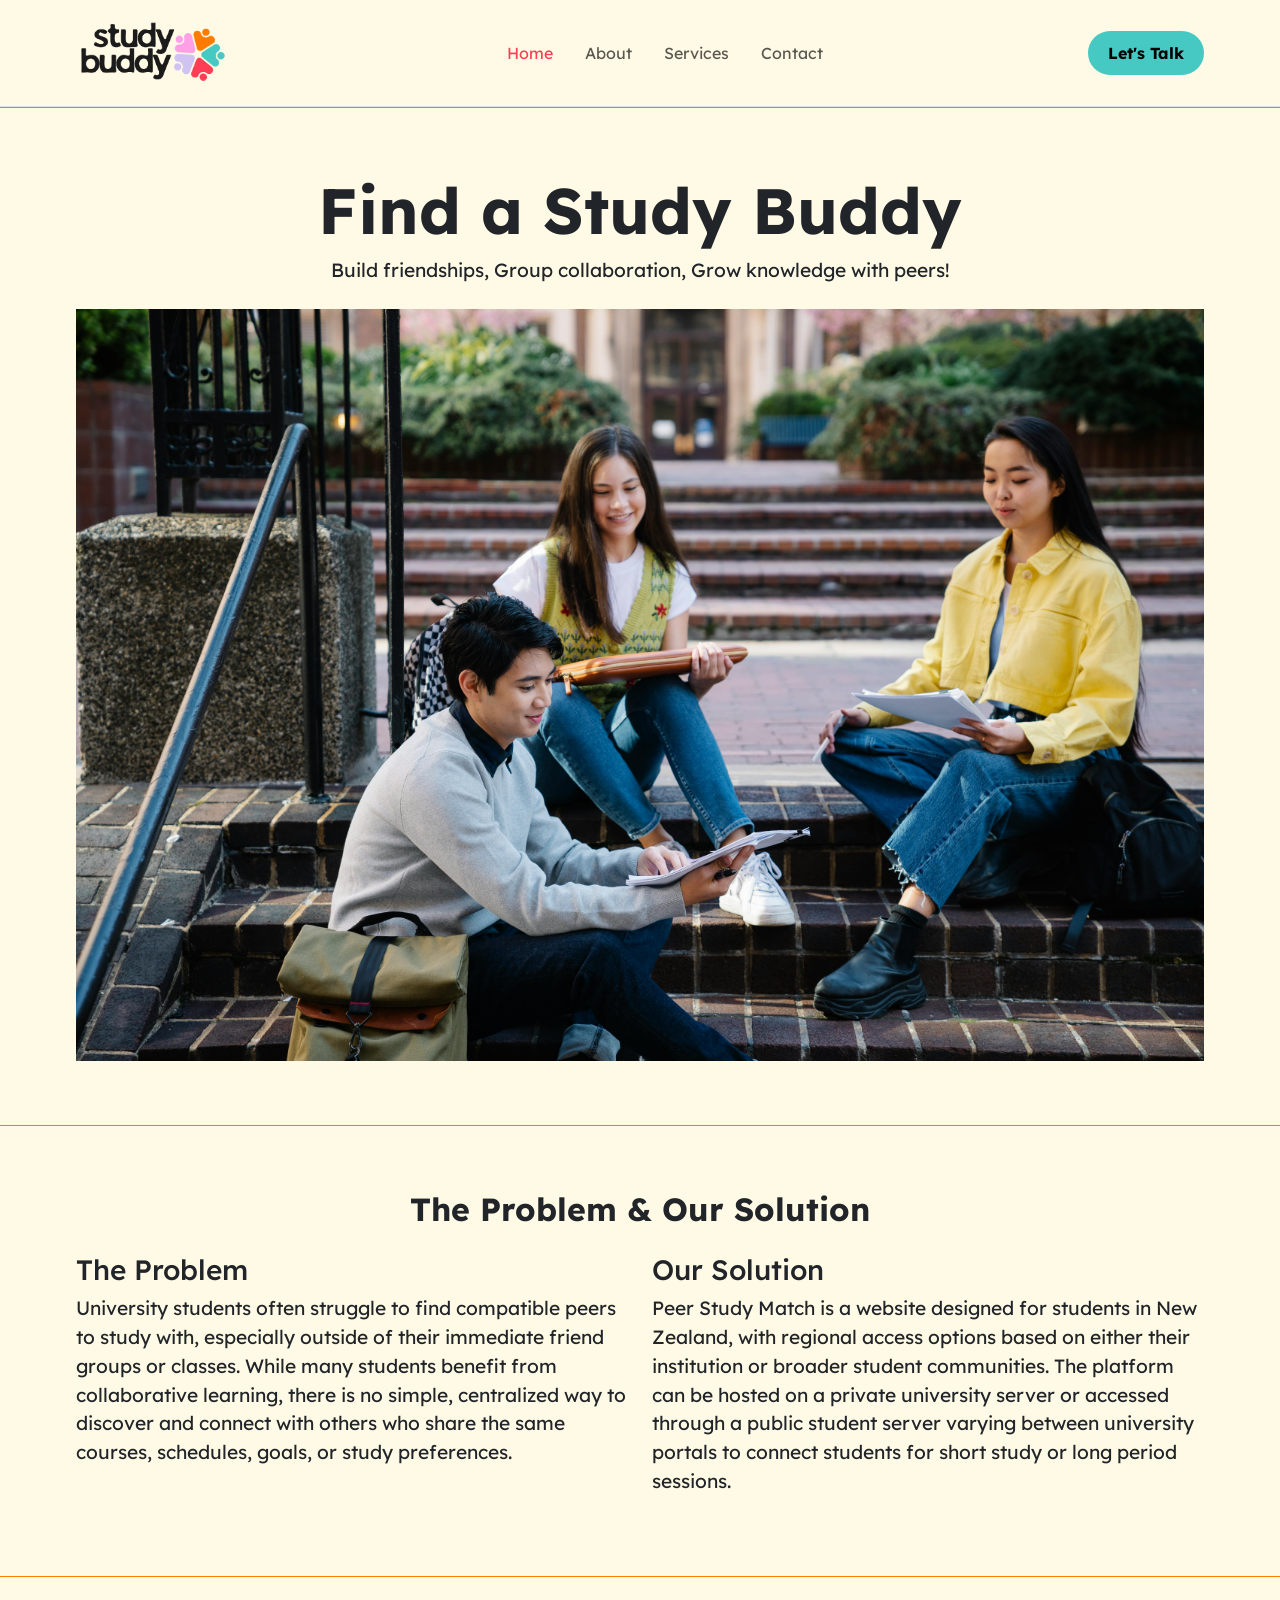
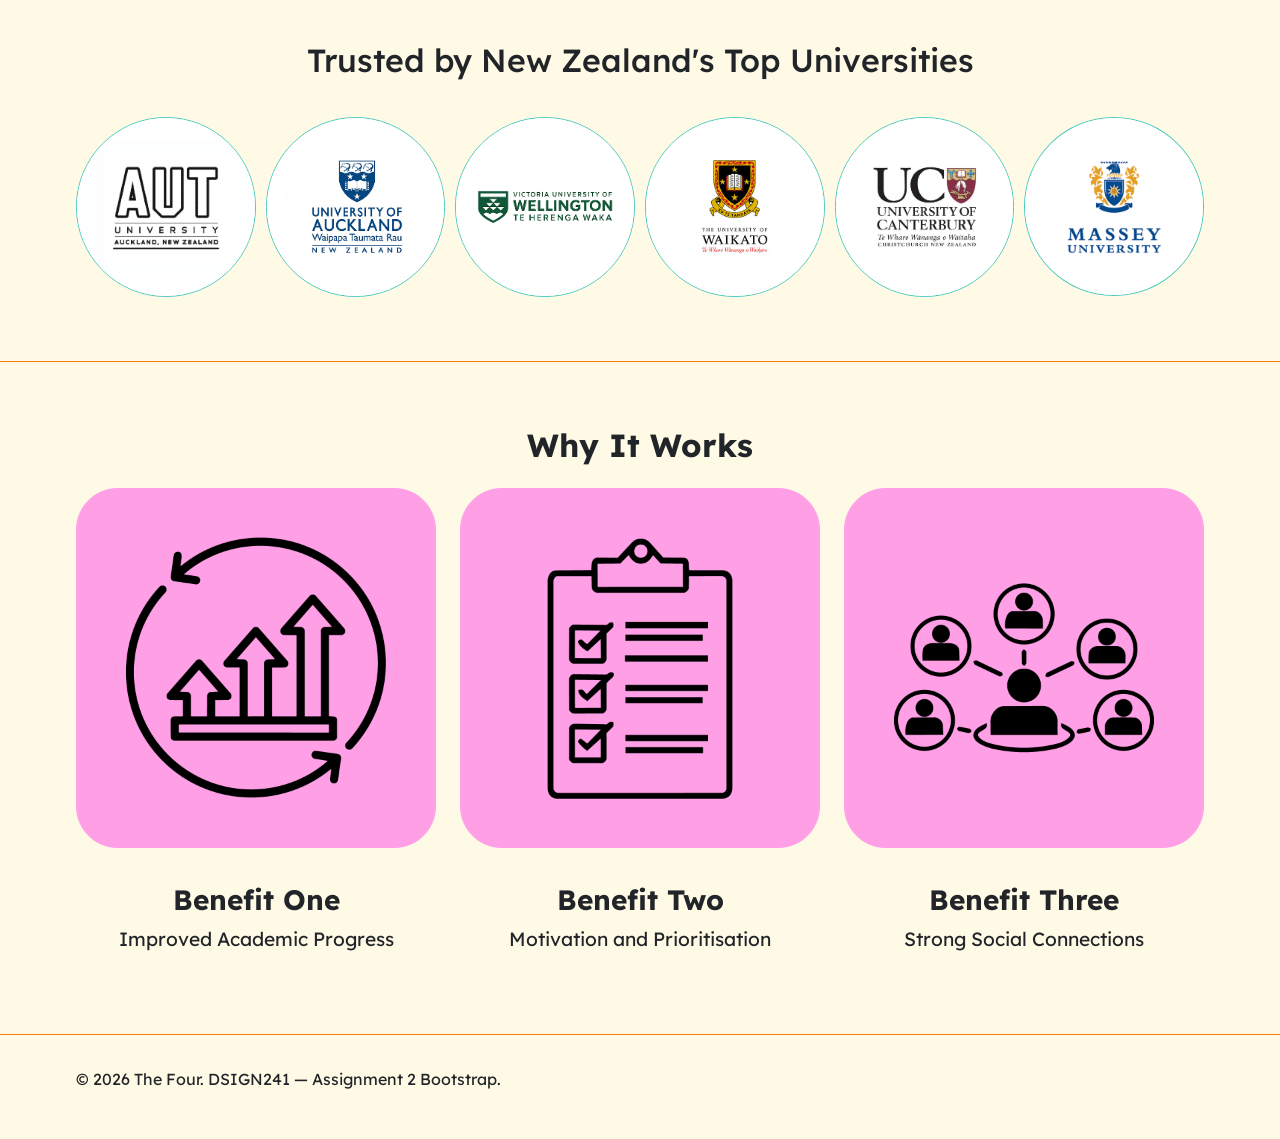
<file: bootstrap-TheFour/index.html>
<!doctype html>
<html lang="en">
  <head>
    <meta charset="UTF-8" />
    <meta name="viewport" content="width=device-width, initial-scale=1.0" />
    <link rel="icon" href="images/faviconLogo.svg" type="image/svg+xml">
    <title>Home</title>
    <link rel="stylesheet" href="css/bootstrap.css" />
    <link rel="stylesheet" href="styles.css" />

    <link rel="preconnect" href="https://fonts.googleapis.com" />
    <link rel="preconnect" href="https://fonts.gstatic.com" crossorigin />
    <link
      href="https://fonts.googleapis.com/css2?family=Lexend:wght@100..900&display=swap"
      rel="stylesheet"
    />
  </head>
  <body class="lh-base">

     <!-- ======== HEADER ======== -->
    <nav class="navbar navbar-expand-lg border-bottom border-color: #FF7B00; d-flex justify-content-center">
      <div class="container-fluid" style="max-width: 72rem;">
        <a class="navbar-brand" href="index.html">

          <img src="images/study-buddy-logo.png" alt="Logo" width="150px" />
        </a>

        <button
          class="navbar-toggler"
          type="button"
          data-bs-toggle="collapse"
          data-bs-target="#navbarNav"
        >
          <span class="navbar-toggler-icon"></span>
        </button>

        <div class="collapse navbar-collapse" id="navbarNav">
          <ul class="navbar-nav mx-auto">
            <li class="nav-item">
              <a class="nav-link mx-2 active" aria-current="page" href="index.html">Home</a>
            </li>
            <li class="nav-item">
              <a class="nav-link mx-2" href="pages/about.html">About</a>
            </li>
            <li class="nav-item">
              <a class="nav-link mx-2"href="pages/services.html">Services</a>
            </li>
            <li class="nav-item">
              <a class="nav-link mx-2" href="pages/contact.html">Contact</a>
            </li>
          </ul>
        </div>

        <button type="button" class="btn btn-primary btn-nav fw-bold">
          Let's Talk
        </button>
      </div>
    </nav>

    <!-- ======== MAIN CONTENT ======== -->
    <main>
      <section>
        <div class="container">
          <h1 class="fw-bold text-center">Find a Study Buddy</h1>

          <p class="text-center mb-4">
            Build friendships, Group collaboration, Grow knowledge with
            peers&excl;
          </p>

          <img src="images/pexels-george-pak-7972541.jpg" class="img-fluid" alt="A group of students studying together" />
        </div>
      </section>

      <!-- The Problem & The Solution-->
      <section>
        <div class="container">
          <h2 class="fw-bold text-center mb-4" >
            The Problem &amp; Our Solution
          </h2>
          <div class="row">
            <div class="col">
              <h3>The Problem</h3>
              <p>
                University students often struggle to find compatible peers to
                study with, especially outside of their immediate friend groups
                or classes. While many students benefit from collaborative
                learning, there is no simple, centralized way to discover and
                connect with others who share the same courses, schedules,
                goals, or study preferences.
              </p>
            </div>
            
            <div class="col">
              <h3>Our Solution</h3>
              <p>
                Peer Study Match is a website designed for students in New
                Zealand, with regional access options based on either their
                institution or broader student communities. The platform can be
                hosted on a private university server or accessed through a
                public student server varying between university portals to
                connect students for short study or long period sessions.
              </p>
            </div>
          </div>
        </div>
      </section>

            <!-- Universities -->
    <section>
      <div class="container">
        <h2 style="margin-bottom: 38px; text-align: center;">Trusted by New Zealand's Top Universities</h2>
        <div class="d-flex flex-row justify-content-between logo-div">

          <div>
            <img src="images/Frame-1.jpg" class="img-fluid rounded-circle" alt="AUT logo">
          </div>

          <div>
            <img src="images/Frame-2.jpg" class="img-fluid rounded-circle" alt="University of Auckland logo">
          </div>

          <div>
            <img src="images/Frame-3.jpg" class="img-fluid rounded-circle" alt="Wellington University logo">
          </div>

          <div>
            <img src="images/Frame-4.jpg" class="img-fluid rounded-circle" alt="Waikato University Logo">
          </div>  

          <div>
            <img src="images/Frame-5.jpg" class="img-fluid rounded-circle" alt="University of Canterbury Logo">
          </div>

          <div>
            <img src="images/massyUniLogo.png" class="img-fluid rounded-circle" alt="Massey uni logo">
          </div>
        </div>
      </div>
    </section>

    <!-- Key Benefits -->
    <section>
      <div class="container">
        <h2 class="fw-bold text-center mb-4">Why It Works</h2>
        <div class="row">
          <div class="col-sm">
            <img src="images/b1wBG.png" class="img-fluid" alt="Improved Academic Progress icon">
            <h3 class="benefit-Headings fw-bold text-center">Benefit One</h3>
            <p class="benefitSuburb text-center">Improved Academic Progress</p>
          </div>
          <div class="col-sm">
             <img src="images/b2wBG.png" class="img-fluid" alt="Motivation and Prioritisation icon">
            <h3 class="benefit-Headings fw-bold text-center ">Benefit Two</h3>
            <p class="benefitSuburb text-center">Motivation and Prioritisation</p>
          </div>
          <div class="col-sm">
             <img src="images/b3wBG.png" class="img-fluid" alt="Strong Social Connections icon">
            <h3 class="benefit-Headings fw-bold text-center ">Benefit Three</h3>
            <p class="benefitSuburb text-center ">Strong Social Connections</p>
          </div>
        </div>
      </div>
    </section>
    </main>

    <!-- ======== FOOTER ======== -->
    <footer class="footer">
      <div class="container">
        <p>&copy; 2026 The Four. DSIGN241 — Assignment 2 Bootstrap.</p>

      </div>
    </footer>

    <script
      src="https://cdn.jsdelivr.net/npm/@popperjs/core@2.10.2/dist/umd/popper.min.js"
      integrity="sha384-7+zCNj/IqJ95wo16oMtfsKbZ9ccEh31eOz1HGyDuCQ6wgnyJNSYdrPa03rtR1zdB"
      crossorigin="anonymous"
    ></script>
    <script
      src="https://cdn.jsdelivr.net/npm/bootstrap@5.1.3/dist/js/bootstrap.min.js"
      integrity="sha384-QJHtvGhmr9XOIpI6YVutG+2QOK9T+ZnN4kzFN1RtK3zEFEIsxhlmWl5/YESvpZ13"
      crossorigin="anonymous"
    ></script>
  </body>
</html>
</file>
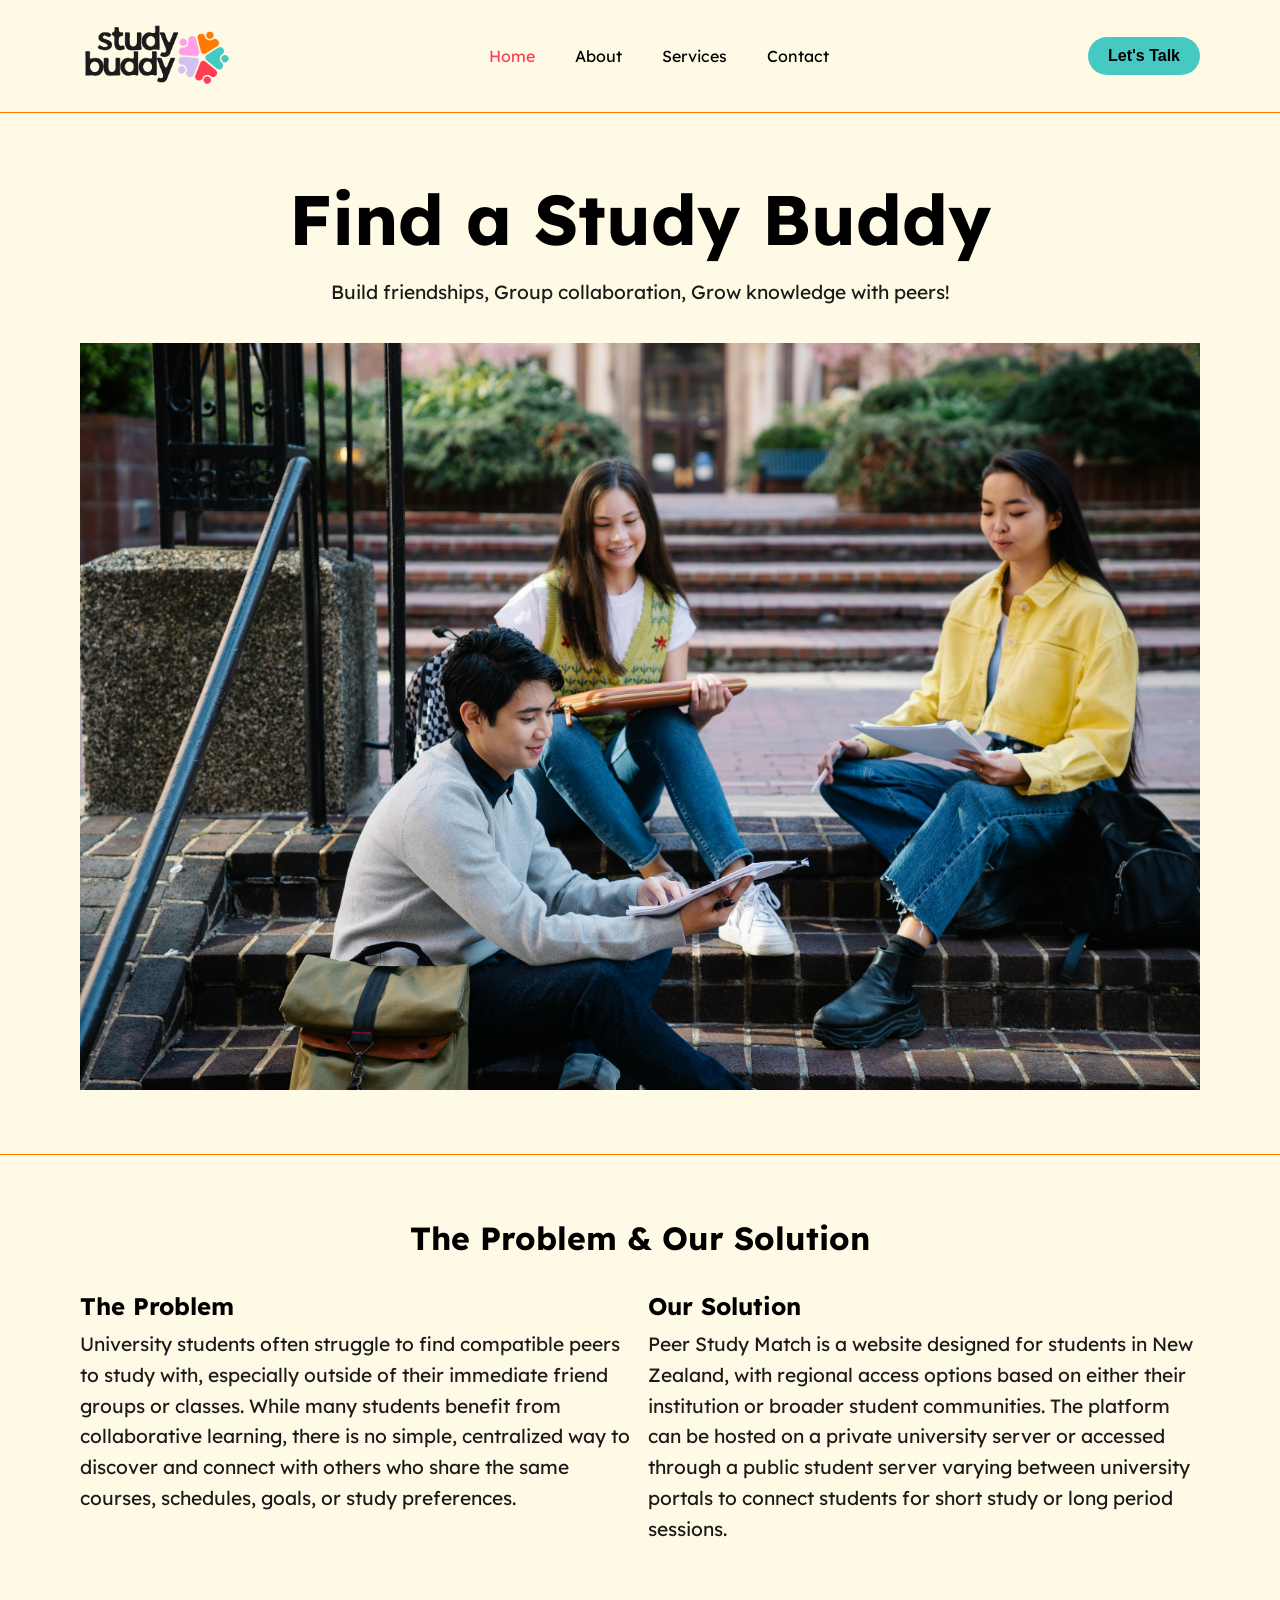
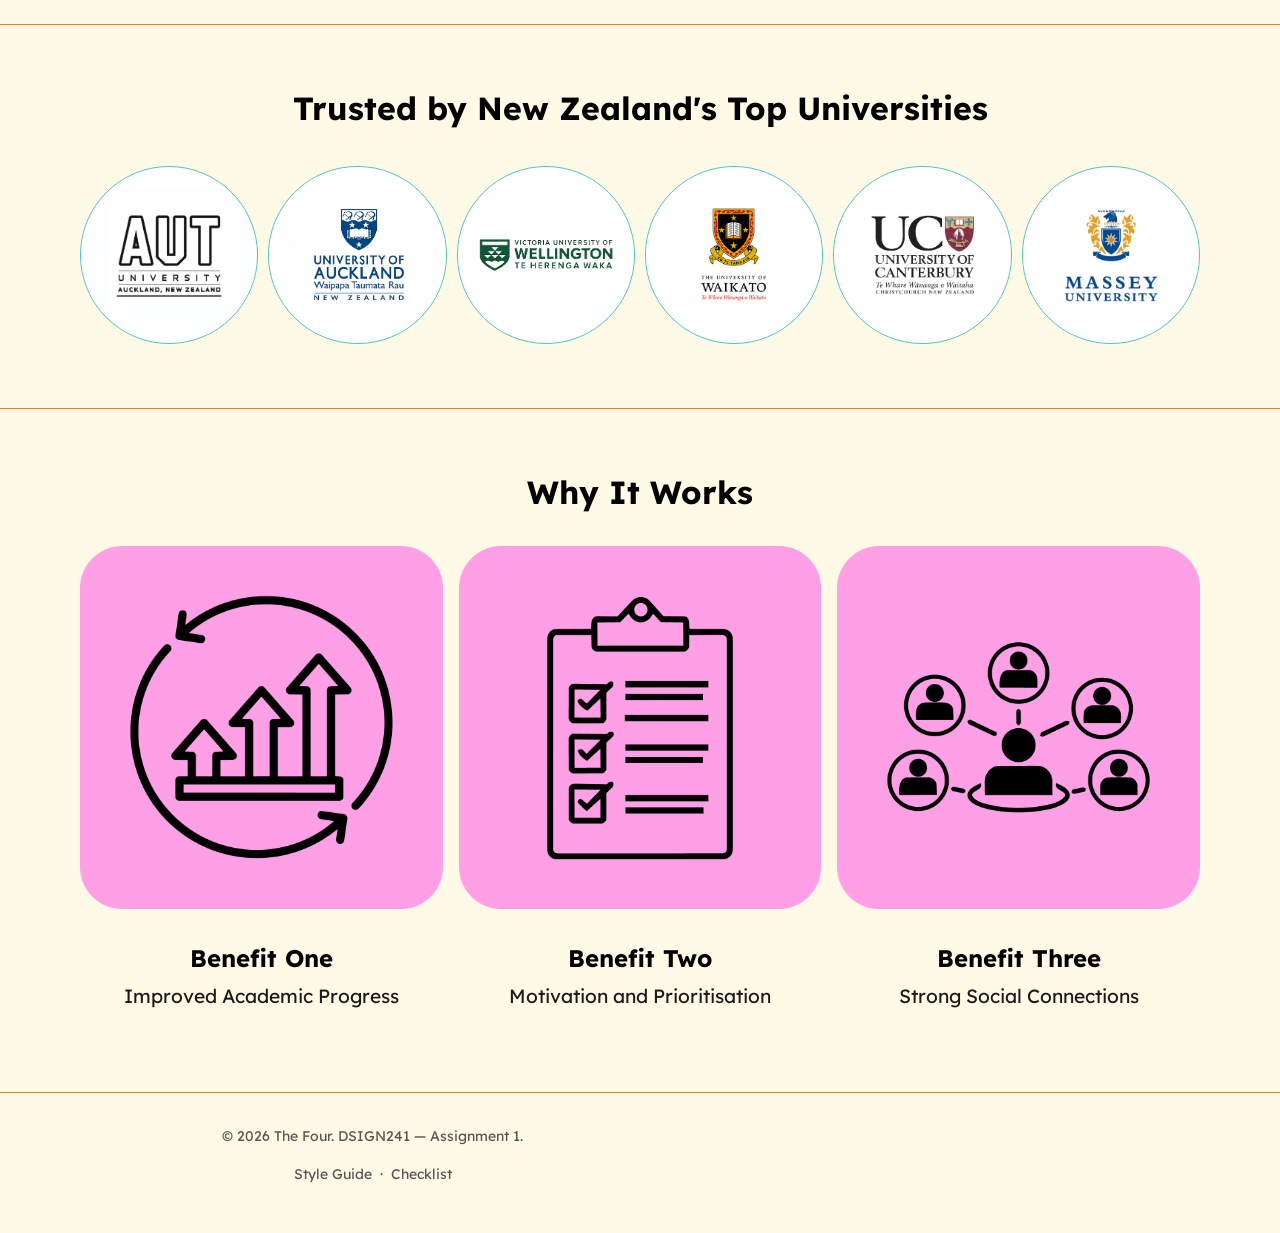
<file: site-theFour/index.html>
<!DOCTYPE html>
<html lang="en">
<head>
  <meta charset="UTF-8">
  <meta name="viewport" content="width=device-width, initial-scale=1.0">
  
  <!-- Favicon — replace with your own -->
  <link rel="icon" href="images/faviconLogo.svg" type="image/svg+xml">
  
  <!-- Google Fonts ─────────────────────────────────────────────
       1. Go to https://fonts.google.com and select your typeface(s)
          — a maximum of two, ideally one — before proceeding.
       2. Click "Get font" → "Get embed code" → choose <link>.
          Google Fonts combines multiple selections into one URL.
       3. Paste the <link> line below, replacing the placeholder href.
          No @import in css/styles.css is needed — this handles it.
  ─────────────────────────────────────────────────────────────── -->
  <link rel="preconnect" href="https://fonts.googleapis.com">
  <link rel="preconnect" href="https://fonts.gstatic.com" crossorigin>
  <!-- TODO: uncomment the line below and replace the href with your Google Fonts URL -->
  <link href="https://fonts.googleapis.com/css2?family=Lexend:wght@100..900&family=Orbitron:wght@400..900&display=swap" rel="stylesheet">
 
  <!-- Stylesheet -->
  <link rel="stylesheet" href="css/styles.css">
  
  <!-- TODO: replace "Site Title" with your site name -->
  <title>Home — Study Buddy</title>
</head>
<body>

  <!-- ======== HEADER ======== -->
  <header class="site-header">
    <div class="container">
      <!-- TODO: replace "Site Title" with your site name -->
      <a href="index.html" class="site-logo"><img id="nav-logo" src="images/study-buddy-logo.png" alt=""></a>
      <nav>
        <ul class="site-nav">
          <li><a href="index.html" aria-current="page">Home</a></li>
          <li><a href="pages/about.html">About</a></li>
          <li><a href="pages/work.html">Services</a></li>
          <li><a href="pages/contact.html">Contact</a></li>
        </ul>
      </nav>
      <button id="nav-btn">Let's Talk</button>
    </div>
  </header>

  <!-- ======== MAIN CONTENT ======== -->
  <main>

    <!-- Hero Section — mission statement and value proposition -->
    <section>
      <div class="container">
        <!-- TODO: replace with the organisation's name or mission statement -->
        <h1 style="text-align: center;">Find a Study Buddy</h1>
    
        <p id="hero-subtitle-text">
          Build friendships, Group collaboration, Grow knowledge with peers&excl;
        </p>

        <img src="images/pexels-george-pak-7972541.jpg" alt="">
      </div>
    </section>

    <!-- The Problem & The Solution (2-column) -->
    <section>
      <div class="container">
        <h2 style="text-align: center; margin-bottom: 35px;">The Problem &amp; Our Solution</h2>
        <div class="grid grid--2-col">
          <div>
            <h3>The Problem</h3>
            <p>
              University students often struggle to find compatible peers to study with, 
              especially outside of their immediate friend groups or classes. 
              While many students benefit from collaborative learning, 
              there is no simple, centralized way to discover and connect with others who share the same courses, 
              schedules, goals, or study preferences.
            </p>
          </div>
          <div>
            <h3>Our Solution</h3>
            <p>
              Peer Study Match is a website designed for students in New Zealand, 
              with regional access options based on either their institution or broader student communities. 
              The platform can be hosted on a private university server or accessed through a public student 
              server varying between university portals to connect students for short study or long period sessions.
            </p>
          </div>
        </div>
      </div>
    </section>

        <!-- Universities -->
    <section>
      <div class="container">
        <h2 style="margin-bottom: 38px; text-align: center;">Trusted by New Zealand's Top Universities</h2>
        <div class="logo-div-container">

          <div class="logo-div">
            <img src="images/Frame-1.jpg" alt="">
          </div>

          <div class="logo-div">
            <img src="images/Frame-2.jpg" alt="">
          </div>

          <div class="logo-div">
            <img src="images/Frame-3.jpg" alt="">
          </div>

          <div class="logo-div">
            <img src="images/Frame-4.jpg" alt="">
          </div>  

          <div class="logo-div">
            <img src="images/Frame-5.jpg" alt="">
          </div>

          <div class="logo-div">
            <img src="images/massyUniLogo.png" alt="">
          </div>
        </div>
      </div>
    </section>

    <!-- Key Benefits (3-column) -->
    <section>
      <div class="container">
        <h2 style="text-align: center; margin-bottom: 35px;">Why It Works</h2>
        <div class="grid grid--3-col">
          <div>
            <img src="images/b1wBG.png" alt="">
            <h3 class="benefit-Headings">Benefit One</h3>
            <p class="benefitSuburb">Improved Academic Progress</p>
          </div>
          <div>
             <img src="images/b2wBG.png" alt="">
            <h3 class="benefit-Headings">Benefit Two</h3>
            <p class="benefitSuburb">Motivation and Prioritisation</p>
          </div>
          <div>
             <img src="images/b3wBG.png" alt="">
            <h3 class="benefit-Headings">Benefit Three</h3>
            <p class="benefitSuburb">Strong Social Connections</p>
          </div>
        </div>
      </div>
    </section>

  </main>

  <!-- ======== FOOTER ======== -->
  <footer class="site-footer">
    <div class="container">
      <!-- TODO: replace "Your Name" with your name -->
      <p>&copy; 2026 The Four. DSIGN241 — Assignment 1.</p>
      <p>
        <a href="pages/style-guide.html">Style Guide</a>
        &nbsp;·&nbsp;
        <a href="pages/checklist.html">Checklist</a>
      </p>
    </div>
  </footer>

</body>
</html>
</file>
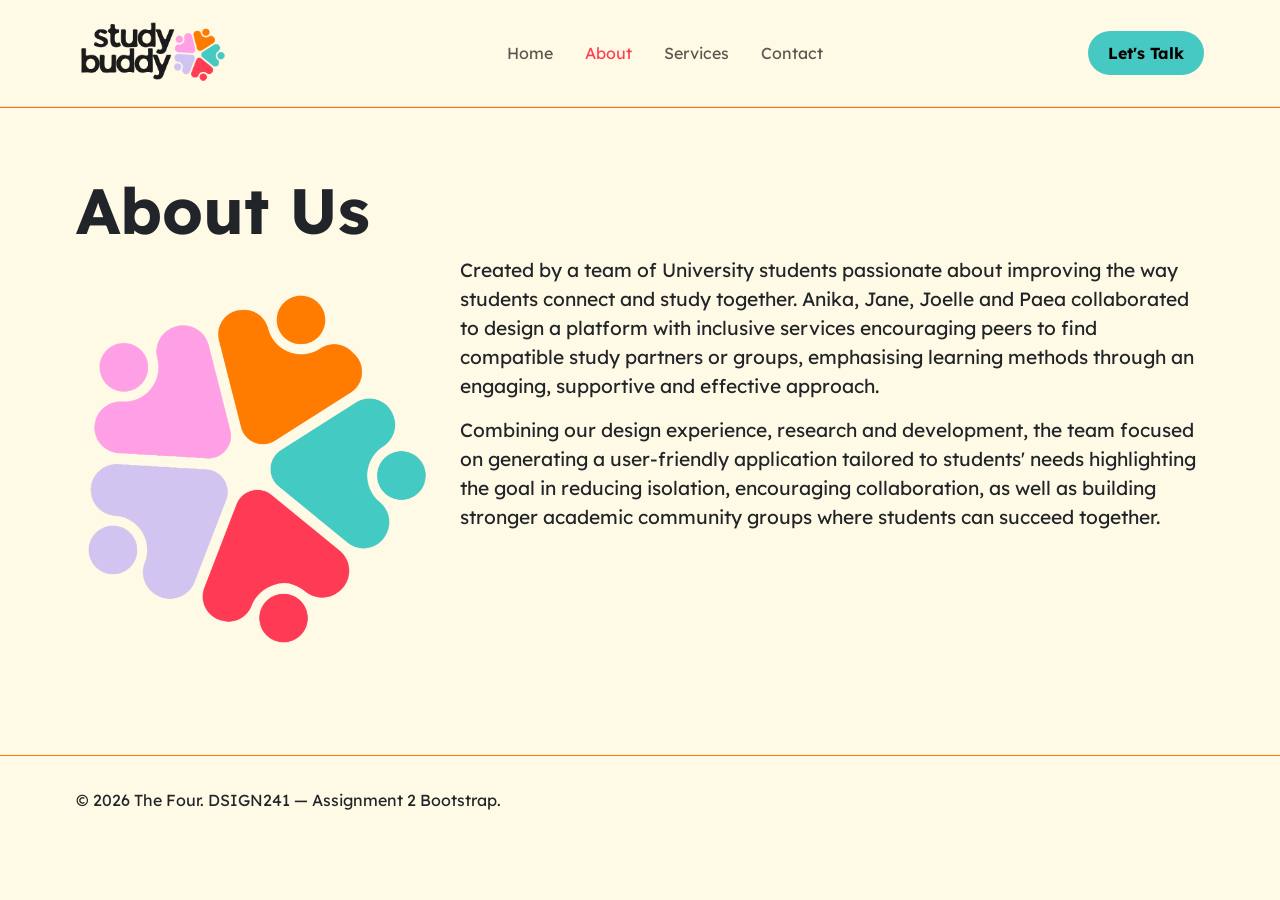
<file: bootstrap-TheFour/pages/about.html>
<!doctype html>
<html lang="en">
  <head>
    <meta charset="UTF-8" />
    <meta name="viewport" content="width=device-width, initial-scale=1.0" />
    <link rel="icon" href="/images/faviconLogo.svg" type="image/svg+xml">
    <title>Home</title>
    <link rel="stylesheet" href="../css/bootstrap.css" />
    <link rel="stylesheet" href="../styles.css" />

    <link rel="preconnect" href="https://fonts.googleapis.com" />
    <link rel="preconnect" href="https://fonts.gstatic.com" crossorigin />
    <link
      href="https://fonts.googleapis.com/css2?family=Lexend:wght@100..900&display=swap"
      rel="stylesheet"
    />
  </head>
  <body class="lh-base">

     <!-- ======== HEADER ======== -->
    <nav class="navbar navbar-expand-lg border-bottom border-color: #FF7B00;">
      <div class="container-fluid" style="max-width: 72rem;">
        <a class="navbar-brand" href="../index.html">
          <img src="../images/study-buddy-logo.png" alt="Logo" width="150px" />
        </a>

        <button
          class="navbar-toggler"
          type="button"
          data-bs-toggle="collapse"
          data-bs-target="#navbarNav"
        >
          <span class="navbar-toggler-icon"></span>
        </button>

        <div class="collapse navbar-collapse" id="navbarNav">
          <ul class="navbar-nav mx-auto">
            <li class="nav-item">
              <a class="nav-link mx-2" href="../index.html">Home</a>
            </li>
            <li class="nav-item">
              <a class="nav-link active mx-2" aria-current="page" href="about.html">About</a>
            </li>
            <li class="nav-item">
              <a class="nav-link mx-2" href="services.html">Services</a>
            </li>
            <li class="nav-item">
              <a class="nav-link mx-2" href="contact.html">Contact</a>
            </li>
          </ul>
        </div>

        <button type="button" class="btn btn-primary btn-nav fw-bold">
          Let's Talk
        </button>
      </div>
    </nav>

    <!-- ======== MAIN CONTENT ======== -->
    <main>
      <section>
        <div class="container">
          <h1 class="fw-bold">About Us</h1>
          <div class="row">
            <div class="col-4">
              <img src="../images/iconLogo.png" class="img-fluid d-block" alt="study buddy icon" />
            </div>
            <div class="col-8">
              <p>
                Created by a team of University students passionate about
                improving the way students connect and study together. Anika,
                Jane, Joelle and Paea collaborated to design a platform with
                inclusive services encouraging peers to find compatible study
                partners or groups, emphasising learning methods through an
                engaging, supportive and effective approach.
              </p>
              <p>
                Combining our design experience, research and development, the
                team focused on generating a user-friendly application tailored
                to students' needs highlighting the goal in reducing isolation,
                encouraging collaboration, as well as building stronger academic
                community groups where students can succeed together.
              </p>
            </div>
          </div>
        </div>
      </section>
    </main>

    <!-- ======== FOOTER ======== -->
    <footer class="footer">
      <div class="container">
        <p>&copy; 2026 The Four. DSIGN241 — Assignment 2 Bootstrap.</p>
      </div>
    </footer>

    <script
      src="https://cdn.jsdelivr.net/npm/@popperjs/core@2.10.2/dist/umd/popper.min.js"
      integrity="sha384-7+zCNj/IqJ95wo16oMtfsKbZ9ccEh31eOz1HGyDuCQ6wgnyJNSYdrPa03rtR1zdB"
      crossorigin="anonymous"
    ></script>
    <script
      src="https://cdn.jsdelivr.net/npm/bootstrap@5.1.3/dist/js/bootstrap.min.js"
      integrity="sha384-QJHtvGhmr9XOIpI6YVutG+2QOK9T+ZnN4kzFN1RtK3zEFEIsxhlmWl5/YESvpZ13"
      crossorigin="anonymous"
    ></script>
  </body>
</html>
</file>
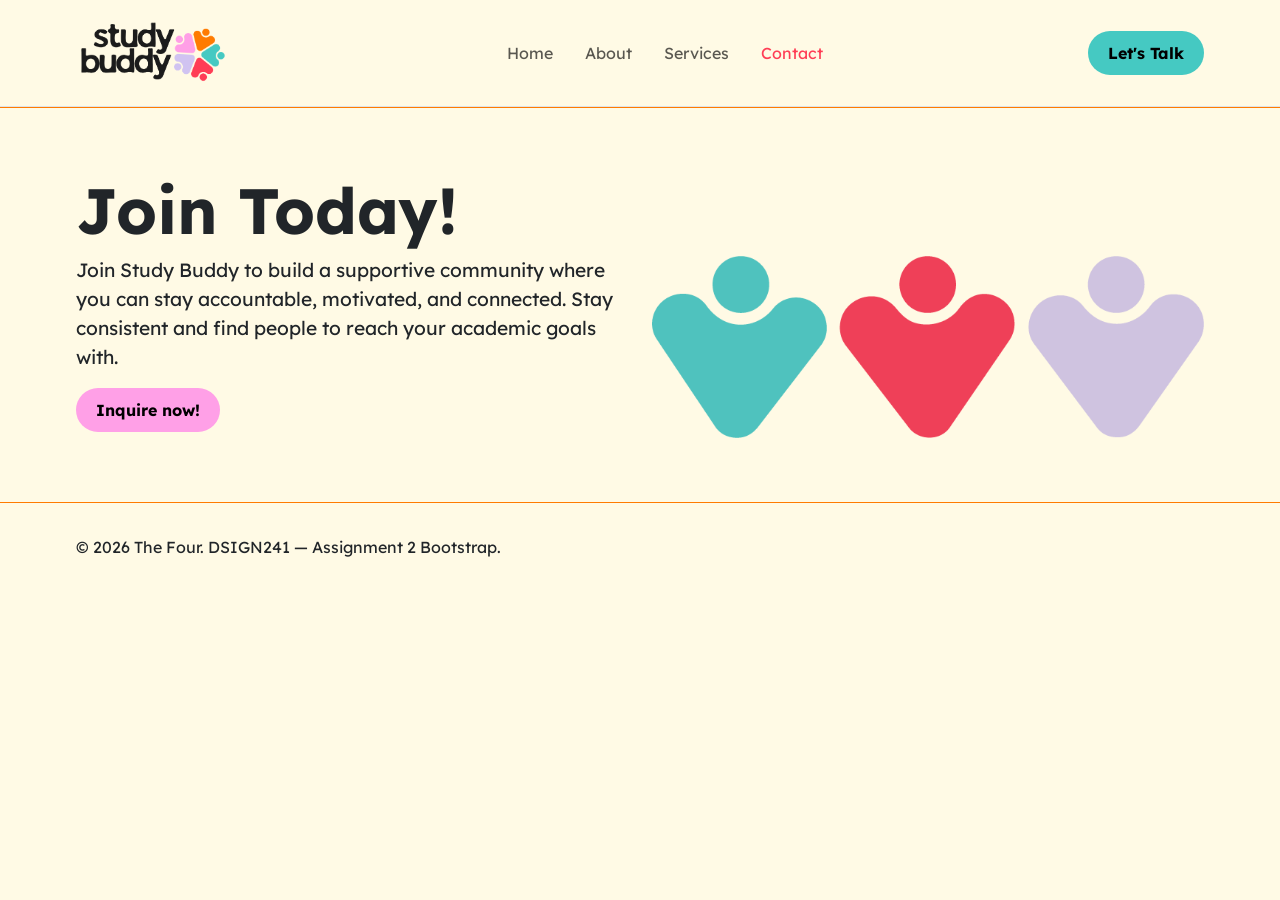
<file: bootstrap-TheFour/pages/contact.html>
<!doctype html>
<html lang="en">
  <head>
    <meta charset="UTF-8" />
    <meta name="viewport" content="width=device-width, initial-scale=1.0" />
    <link rel="icon" href="/images/faviconLogo.svg" type="image/svg+xml">
    <title>Home</title>
    <link rel="stylesheet" href="../css/bootstrap.css" />
    <link rel="stylesheet" href="../styles.css" />

    <link rel="preconnect" href="https://fonts.googleapis.com" />
    <link rel="preconnect" href="https://fonts.gstatic.com" crossorigin />
    <link
      href="https://fonts.googleapis.com/css2?family=Lexend:wght@100..900&display=swap"
      rel="stylesheet"
    />
  </head>
  <body class="lh-base">

     <!-- ======== HEADER ======== -->
    <nav class="navbar navbar-expand-lg border-bottom border-color: #FF7B00;">
      <div class="container-fluid" style="max-width: 72rem;">
        <a class="navbar-brand" href="../index.html">
          <img src="../images/study-buddy-logo.png" alt="Logo" width="150px" />
        </a>

        <button
          class="navbar-toggler"
          type="button"
          data-bs-toggle="collapse"
          data-bs-target="#navbarNav"
        >
          <span class="navbar-toggler-icon"></span>
        </button>

        <div class="collapse navbar-collapse" id="navbarNav">
          <ul class="navbar-nav mx-auto">
            <li class="nav-item">
              <a class="nav-link mx-2" href="../index.html">Home</a>
            </li>
            <li class="nav-item">
              <a class="nav-link mx-2" href="about.html">About</a>
            </li>
            <li class="nav-item">
              <a class="nav-link mx-2" href="services.html">Services</a>
            </li>
            <li class="nav-item">
              <a class="nav-link active mx-2" aria-current="page" href="contact.html">Contact</a>
            </li>
          </ul>
        </div>

        <button type="button" class="btn btn-primary btn-nav fw-bold">
          Let's Talk
        </button>
      </div>
    </nav>

    <!-- ======== MAIN CONTENT ======== -->
    <main>
      <section>
        <div class="container">
          <h1 class="fw-bold">Join Today!</h1>
          <div class="row">
            <div class="col">
              <p>
                Join Study Buddy to build a supportive community where you can
                stay accountable, motivated, and connected. Stay consistent and
                find people to reach your academic goals with.
              </p>
              <button
                type="button"
                class="btn btn-primary btn-color-lightpink fw-bold">
                Inquire now!
              </button>
            </div>
            <div class="col">
              <img
                src="../images/contact_Image.png"
                class="w-100 h-auto d-block"
                alt="Three people icons"
              />
            </div>
          </div>
        </div>
      </section>
    </main>

    <!-- ======== FOOTER ======== -->
    <footer class="footer">
      <div class="container">

        <p>&copy; 2026 The Four. DSIGN241 — Assignment 2 Bootstrap.</p>

      </div>
    </footer>

    <script
      src="https://cdn.jsdelivr.net/npm/@popperjs/core@2.10.2/dist/umd/popper.min.js"
      integrity="sha384-7+zCNj/IqJ95wo16oMtfsKbZ9ccEh31eOz1HGyDuCQ6wgnyJNSYdrPa03rtR1zdB"
      crossorigin="anonymous"
    ></script>
    <script
      src="https://cdn.jsdelivr.net/npm/bootstrap@5.1.3/dist/js/bootstrap.min.js"
      integrity="sha384-QJHtvGhmr9XOIpI6YVutG+2QOK9T+ZnN4kzFN1RtK3zEFEIsxhlmWl5/YESvpZ13"
      crossorigin="anonymous"
    ></script>
  </body>
</html>
</file>
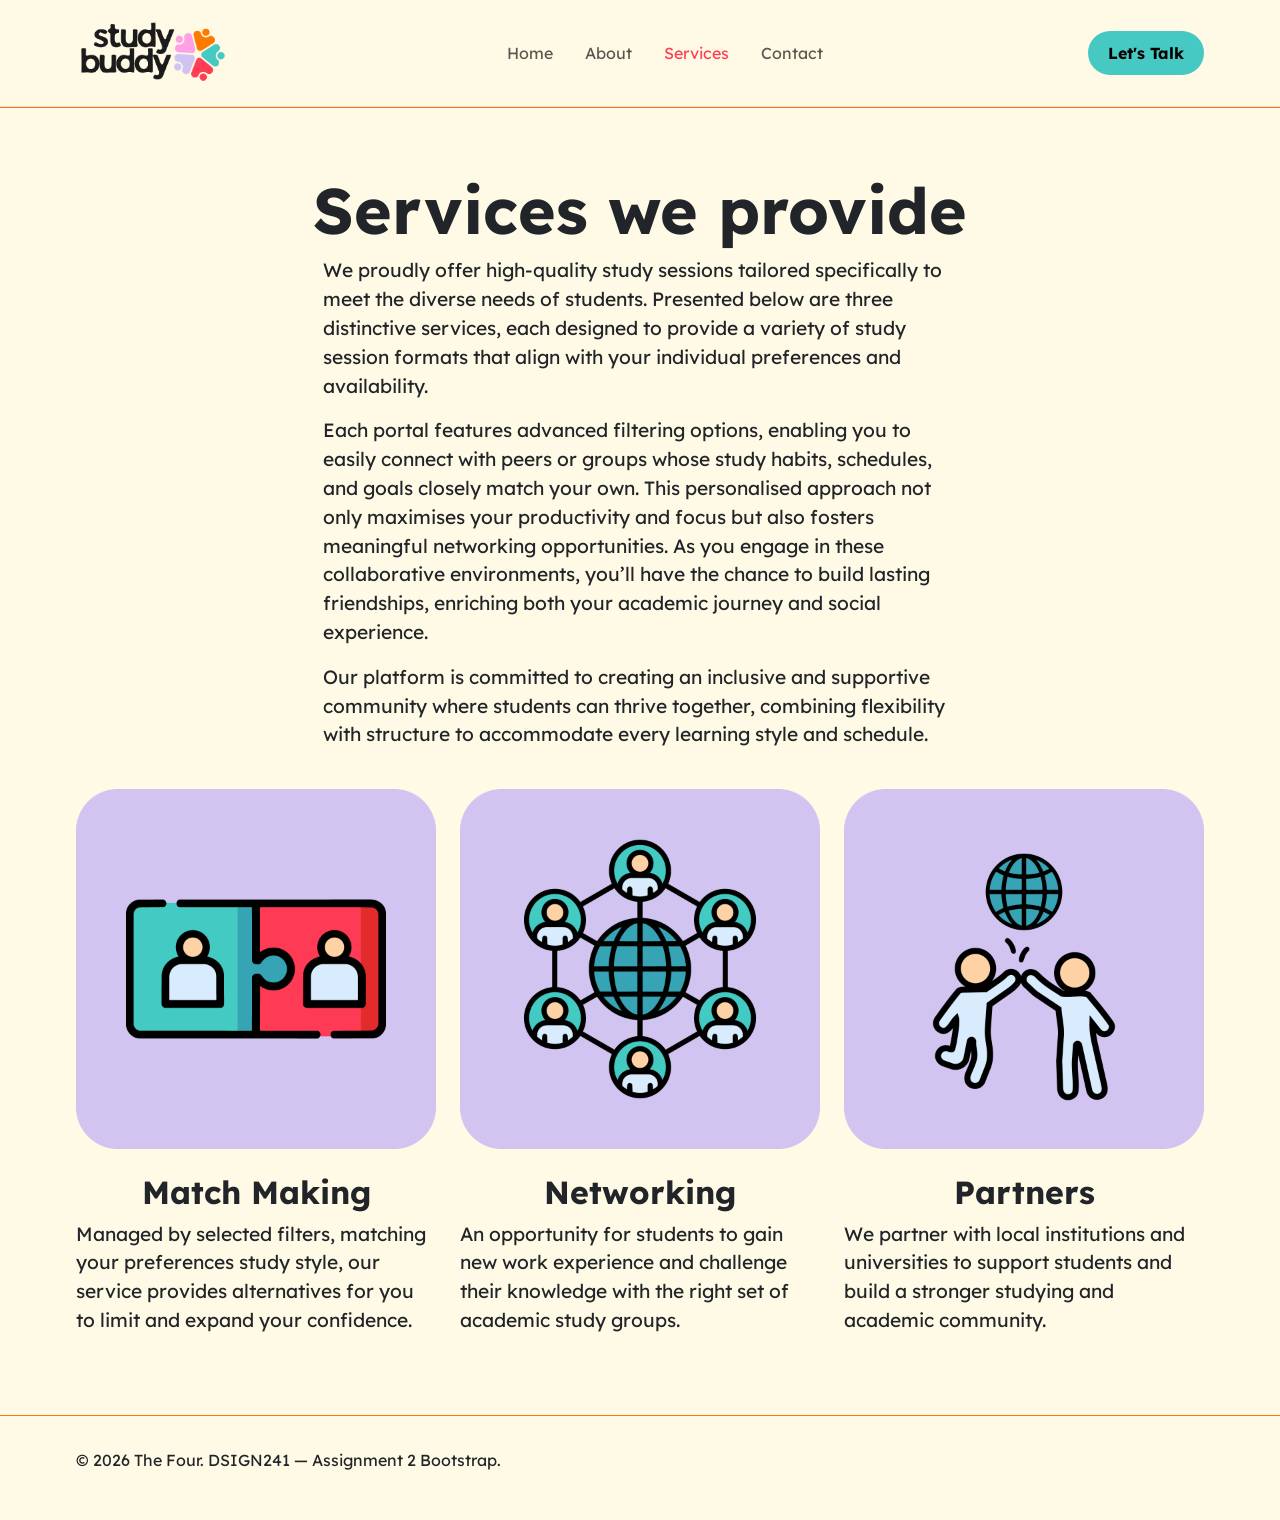
<file: bootstrap-TheFour/pages/services.html>
<!doctype html>
<html lang="en">
  <head>
    <meta charset="UTF-8" />
    <meta name="viewport" content="width=device-width, initial-scale=1.0" />
    <link rel="icon" href="/images/faviconLogo.svg" type="image/svg+xml">
    <title>Home</title>
    <link rel="stylesheet" href="../css/bootstrap.css" />
    <link rel="stylesheet" href="../styles.css" />

    <link rel="preconnect" href="https://fonts.googleapis.com" />
    <link rel="preconnect" href="https://fonts.gstatic.com" crossorigin />
    <link
      href="https://fonts.googleapis.com/css2?family=Lexend:wght@100..900&display=swap"
      rel="stylesheet"
    />
  </head>
  <body class="lh-base">

     <!-- ======== HEADER ======== -->
    <nav class="navbar navbar-expand-lg border-bottom border-color: #FF7B00;">
      <div class="container-fluid" style="max-width: 72rem;">
        <a class="navbar-brand" href="../index.html">
          <img src="../images/study-buddy-logo.png" alt="Logo" width="150px" />
        </a>

        <button
          class="navbar-toggler"
          type="button"
          data-bs-toggle="collapse"
          data-bs-target="#navbarNav"
        >
          <span class="navbar-toggler-icon"></span>
        </button>

        <div class="collapse navbar-collapse" id="navbarNav">
          <ul class="navbar-nav mx-auto">
            <li class="nav-item">
              <a class="nav-link mx-2" href="../index.html">Home</a>
            </li>
            <li class="nav-item">
              <a class="nav-link mx-2" href="about.html">About</a>
            </li>
            <li class="nav-item">
              <a class="nav-link active mx-2" aria-current="page" href="services.html">Services</a>
            </li>
            <li class="nav-item">
              <a class="nav-link mx-2" href="contact.html">Contact</a>
            </li>
          </ul>
        </div>

        <button type="button" class="btn btn-primary btn-nav fw-bold">
          Let's Talk
        </button>
      </div>
    </nav>

   <!-- ======== MAIN CONTENT ======== -->
  <main>
    <section>
      <div class="container">
          <h1 class="text-center fw-bold">Services we provide</h1>
          <div class="container">
              <div class="row">
                  <div class="col"></div>
                  <div class="col-7">
                      <p>
                        We proudly offer high-quality study sessions tailored specifically to meet the diverse
                        needs of students. Presented below are three distinctive services, each designed to provide 
                        a variety of study session formats that align with your individual preferences and availability.
                      </p>

                      <p> 
                       Each portal features advanced filtering options, enabling you to easily connect with peers or groups
                       whose study habits, schedules, and goals closely match your own. This personalised approach not only 
                       maximises your productivity and focus but also fosters meaningful networking opportunities. 
                       As you engage in these collaborative environments, you’ll have the chance to build lasting friendships,
                      enriching both your academic journey and social experience.
                      </p>

                      <p> 
                       Our platform is committed to creating an inclusive and supportive community where students can thrive 
                      together, combining flexibility with structure to accommodate every learning style and schedule.
                      </p>
                  </div>
                  <div class="col"></div>
              </div>
            </div>
          </div>
        
          <div class="container mt-4">
              <div class="row">

          <div class="col-sm">
             <!-- Card 1 -->
            <article>
            <img src="../images/s1wBG.png" alt="Match Making icon" class="img-fluid" >
            <h2 class="text-center fw-bold mt-4">Match Making</h2>
            <p>Managed by selected filters, matching your preferences study style, our service provides alternatives for 
              you to limit and expand your confidence. </p>
          </article>
          </div>

          <div class="col-sm">
               <!-- Card 2 -->
           <article>
            <img src="../images/s2wBG.png" alt="Networking icon" class="img-fluid">
            <h2 class="text-center fw-bold mt-4">Networking</h2>
            <p>An opportunity for students to gain new work experience and challenge 
              their knowledge with the right set of academic study groups.</p>
          </article>
          </div>

         <div class="col-sm">
             <!-- Card 3 -->
         <article>
            <img src="../images/s3.png" alt="Partners icon" class="img-fluid">
            <h2 class="text-center fw-bold mt-4">Partners</h2>
            <p>We partner with local institutions and universities to support students and build a stronger studying and academic community. 
            </p>
          </article>

         </div>
        </div>
        </div>
    </div>
    </section>

  </main>

    <!-- ======== FOOTER ======== -->
    <footer class="footer">
      <div class="container">

        <p>&copy; 2026 The Four. DSIGN241 — Assignment 2 Bootstrap.</p>
      </div>
    </footer>

    <script
      src="https://cdn.jsdelivr.net/npm/@popperjs/core@2.10.2/dist/umd/popper.min.js"
      integrity="sha384-7+zCNj/IqJ95wo16oMtfsKbZ9ccEh31eOz1HGyDuCQ6wgnyJNSYdrPa03rtR1zdB"
      crossorigin="anonymous"
    ></script>
    <script
      src="https://cdn.jsdelivr.net/npm/bootstrap@5.1.3/dist/js/bootstrap.min.js"
      integrity="sha384-QJHtvGhmr9XOIpI6YVutG+2QOK9T+ZnN4kzFN1RtK3zEFEIsxhlmWl5/YESvpZ13"
      crossorigin="anonymous"
    ></script>
  </body>
</html>
</file>
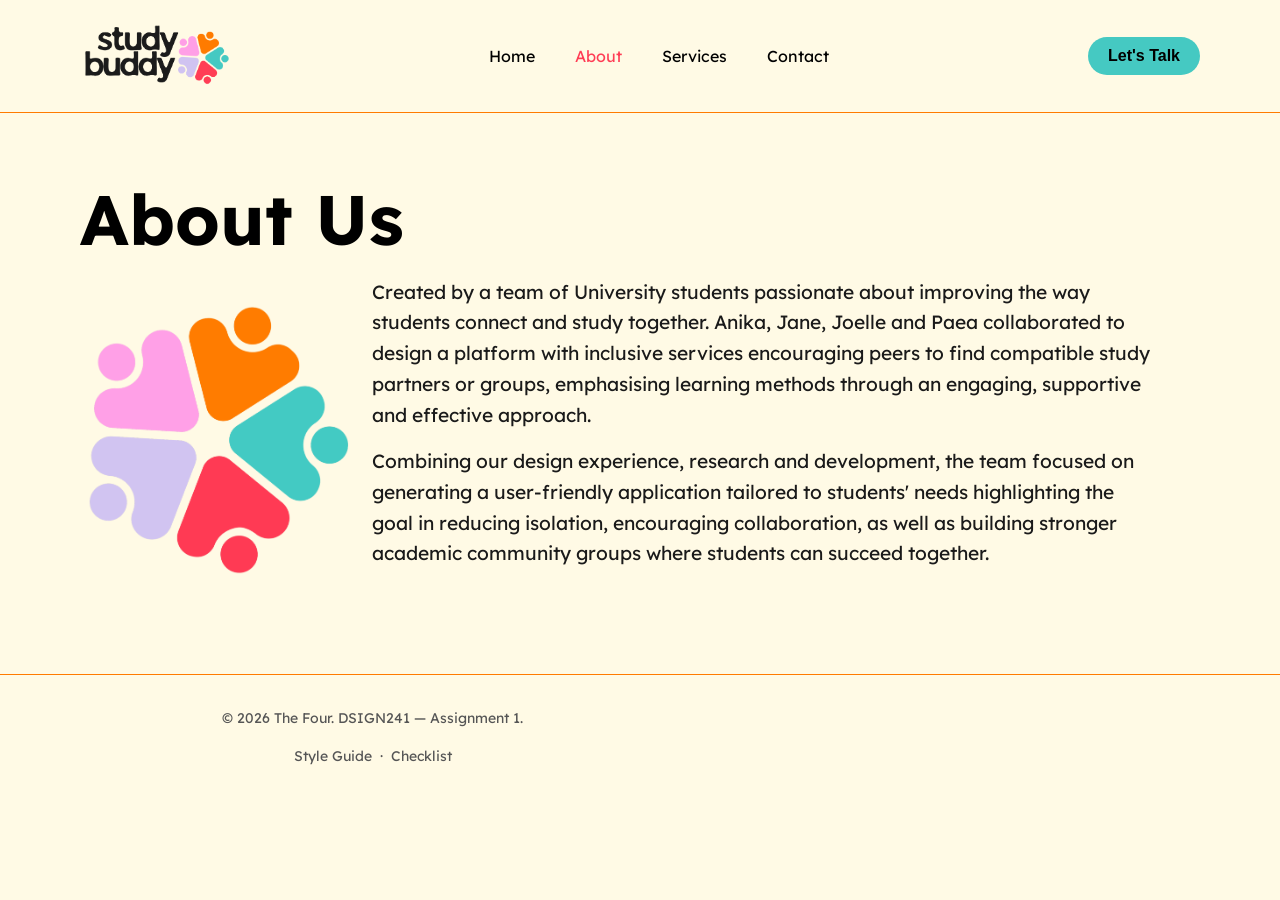
<file: site-theFour/pages/about.html>
<!DOCTYPE html>
<html lang="en">
<head>
  <meta charset="UTF-8">
  <meta name="viewport" content="width=device-width, initial-scale=1.0">
  <link rel="icon" href="../images/faviconLogo.svg" type="image/svg+xml">
  <!-- Google Fonts ─────────────────────────────────────────────
       1. Go to https://fonts.google.com and select your typeface(s)
          — a maximum of two, ideally one — before proceeding.
       2. Click "Get font" → "Get embed code" → choose <link>.
          Google Fonts combines multiple selections into one URL.
       3. Paste the <link> line below, replacing the placeholder href.
          No @import in css/styles.css is needed — this handles it.
  ─────────────────────────────────────────────────────────────── -->
  <link rel="preconnect" href="https://fonts.googleapis.com">
  <link rel="preconnect" href="https://fonts.gstatic.com" crossorigin>
  <link href="https://fonts.googleapis.com/css2?family=Lexend:wght@100..900&family=Orbitron:wght@400..900&display=swap" rel="stylesheet">
  <link rel="stylesheet" href="../css/styles.css">
  <!-- TODO: replace "Site Title" with your site name -->
  <title>About — Study Buddy</title>
</head>
<body>

  <!-- ======== HEADER ======== -->
  <header class="site-header">
    <div class="container">
      <!-- TODO: replace "Site Title" with your site name -->
      <a href="../index.html" class="site-logo"><img id="nav-logo" src="../images/study-buddy-logo.png" alt=""></a>
      <nav>
        <ul class="site-nav">
          <li><a href="../index.html">Home</a></li>
          <li><a href="about.html" aria-current="page">About</a></li>
          <li><a href="work.html">Services</a></li>
          <li><a href="contact.html">Contact</a></li>
        </ul>
      </nav>
      <button id="nav-btn">Let's Talk</button>
    </div>
  </header>

  <!-- ======== MAIN CONTENT ======== -->
  <main>

    <section>
      <div class="container">
        <h1>About Us</h1>
        <div class="grid grid--sidebar">
          <div>
            <img src="../images/iconLogo.png" alt="">
          </div>
          <div>
            <p>
              Created by a team of University students passionate about improving the way students connect and study together. 
              Anika, Jane, Joelle and Paea collaborated to design a platform with inclusive services encouraging peers to
               find compatible study partners or groups, emphasising learning methods through an engaging, supportive and effective approach.
            </p>
            <p>
              Combining our design experience, research and development, the team focused on generating a user-friendly 
              application tailored to students' needs highlighting the goal in reducing isolation, encouraging collaboration, 
              as well as building stronger academic community groups where students can succeed together. 
            </p>
          </div>
        </div>
      </div>
    </section>

  </main>

  <!-- ======== FOOTER ======== -->
  <footer class="site-footer">
    <div class="container">
      <!-- TODO: replace "Your Name" with your name -->
      <p>&copy; 2026 The Four. DSIGN241 — Assignment 1.</p>
      <p>
        <a href="style-guide.html">Style Guide</a>
        &nbsp;·&nbsp;
        <a href="checklist.html">Checklist</a>
      </p>
    </div>
  </footer>

</body>
</html>
</file>
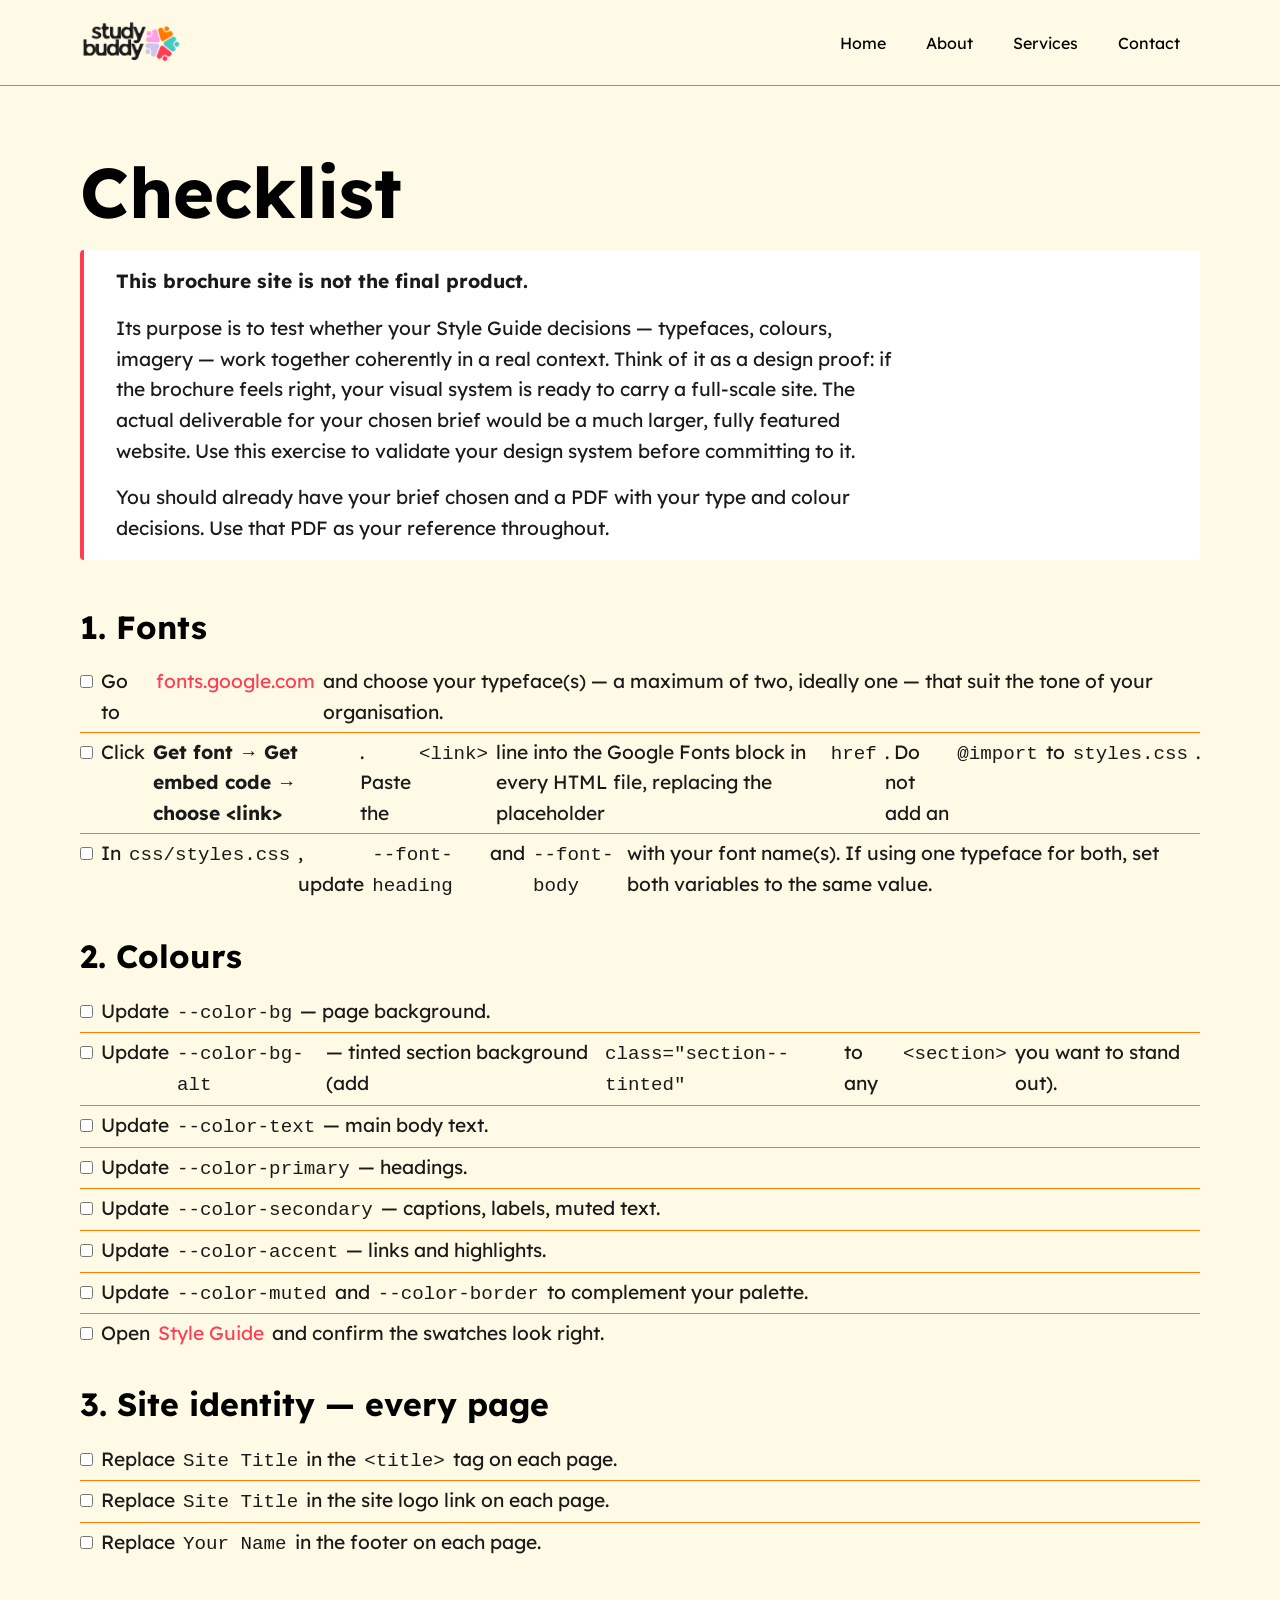
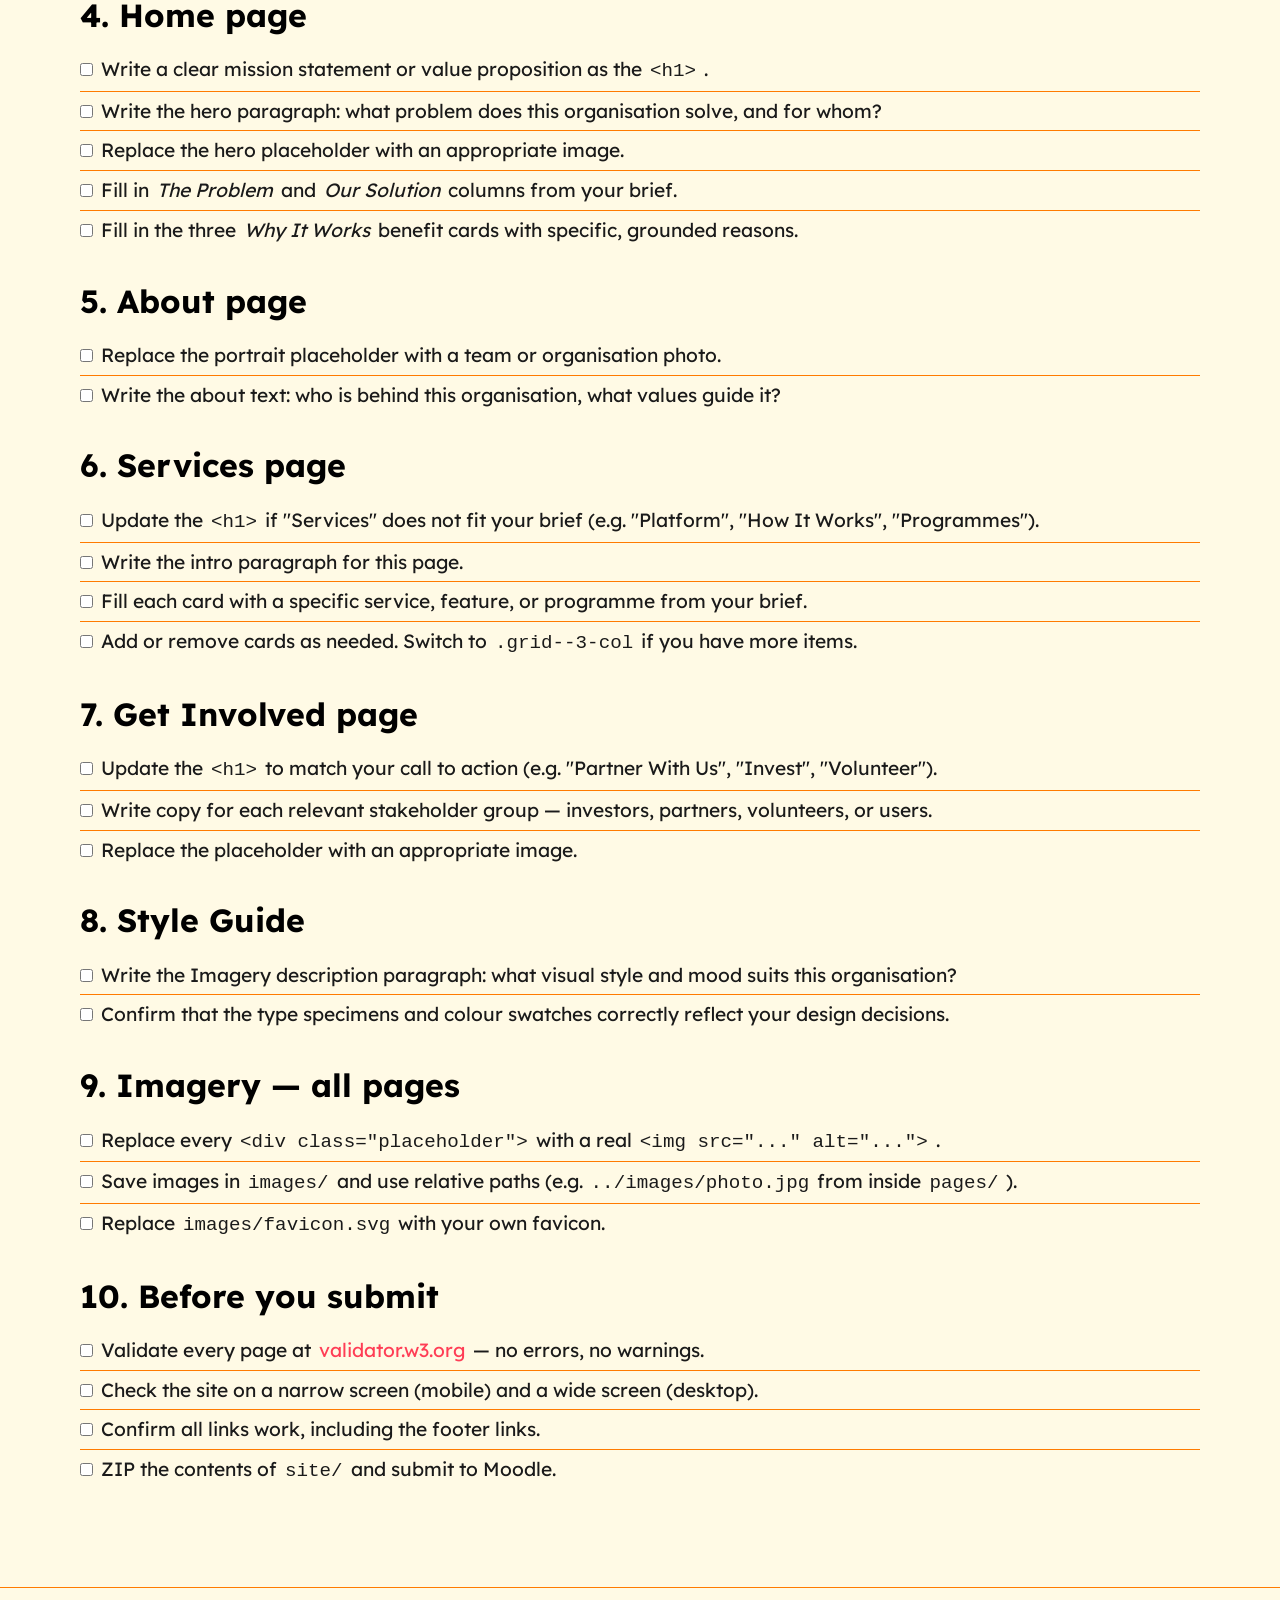
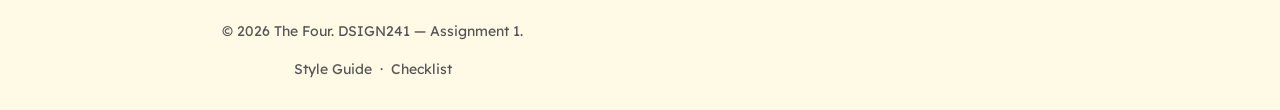
<file: site-theFour/pages/checklist.html>
<!DOCTYPE html>
<html lang="en">
<head>
  <meta charset="UTF-8">
  <meta name="viewport" content="width=device-width, initial-scale=1.0">
  <link rel="icon" href="../images/favicon.svg" type="image/svg+xml">
  <!-- Google Fonts ─────────────────────────────────────────────
       1. Go to https://fonts.google.com and select your typeface(s)
          — a maximum of two, ideally one — before proceeding.
       2. Click "Get font" → "Get embed code" → choose <link>.
          Google Fonts combines multiple selections into one URL.
       3. Paste the <link> line below, replacing the placeholder href.
          No @import in css/styles.css is needed — this handles it.
  ─────────────────────────────────────────────────────────────── -->
  <link rel="preconnect" href="https://fonts.googleapis.com">
  <link rel="preconnect" href="https://fonts.gstatic.com" crossorigin>
  <link href="https://fonts.googleapis.com/css2?family=Lexend:wght@100..900&family=Orbitron:wght@400..900&display=swap" rel="stylesheet">
  <!-- TODO: replace "Site Title" with your site name -->
  <link rel="stylesheet" href="../css/styles.css">
  <title>Checklist — Site Title</title>
</head>
<body>

  <!-- ======== HEADER ======== -->
  <header class="site-header">
    <div class="container">
      <!-- TODO: replace "Site Title" with your site name -->
      <a href="../index.html" class="site-logo"><img id="nav-logo" style="width: 100px;" src="../images/study-buddy-logo.png" alt=""></a>
      <nav>
        <ul class="site-nav">
          <li><a href="../index.html">Home</a></li>
          <li><a href="about.html">About</a></li>
          <li><a href="work.html">Services</a></li>
          <li><a href="contact.html">Contact</a></li>
        </ul>
      </nav>
    </div>
  </header>

  <!-- ======== MAIN CONTENT ======== -->
  <main>

    <section>
      <div class="container">
        <h1>Checklist</h1>

        <div class="callout">
          <p><strong>This brochure site is not the final product.</strong></p>
          <p>
            Its purpose is to test whether your Style Guide decisions — typefaces,
            colours, imagery — work together coherently in a real context. Think of
            it as a design proof: if the brochure feels right, your visual system is
            ready to carry a full-scale site. The actual deliverable for your chosen
            brief would be a much larger, fully featured website. Use this exercise
            to validate your design system before committing to it.
          </p>
          <p>
            You should already have your brief chosen and a PDF with your type
            and colour decisions. Use that PDF as your reference throughout.
          </p>
        </div>

        <!-- Step 1 -->
        <h2>1. Fonts</h2>
        <ul class="checklist">
          <li><label><input type="checkbox"> Go to <a href="https://fonts.google.com" target="_blank" rel="noopener">fonts.google.com</a> and choose your typeface(s) — a maximum of two, ideally one — that suit the tone of your organisation.</label></li>
          <li><label><input type="checkbox"> Click <strong>Get font → Get embed code → choose &lt;link&gt;</strong>. Paste the <code>&lt;link&gt;</code> line into the Google Fonts block in every HTML file, replacing the placeholder <code>href</code>. Do not add an <code>@import</code> to <code>styles.css</code>.</label></li>
          <li><label><input type="checkbox"> In <code>css/styles.css</code>, update <code>--font-heading</code> and <code>--font-body</code> with your font name(s). If using one typeface for both, set both variables to the same value.</label></li>
        </ul>

        <!-- Step 2 -->
        <h2>2. Colours</h2>
        <ul class="checklist">
          <li><label><input type="checkbox"> Update <code>--color-bg</code> — page background.</label></li>
          <li><label><input type="checkbox"> Update <code>--color-bg-alt</code> — tinted section background (add <code>class="section--tinted"</code> to any <code>&lt;section&gt;</code> you want to stand out).</label></li>
          <li><label><input type="checkbox"> Update <code>--color-text</code> — main body text.</label></li>
          <li><label><input type="checkbox"> Update <code>--color-primary</code> — headings.</label></li>
          <li><label><input type="checkbox"> Update <code>--color-secondary</code> — captions, labels, muted text.</label></li>
          <li><label><input type="checkbox"> Update <code>--color-accent</code> — links and highlights.</label></li>
          <li><label><input type="checkbox"> Update <code>--color-muted</code> and <code>--color-border</code> to complement your palette.</label></li>
          <li><label><input type="checkbox"> Open <a href="style-guide.html">Style Guide</a> and confirm the swatches look right.</label></li>
        </ul>

        <!-- Step 3 -->
        <h2>3. Site identity — every page</h2>
        <ul class="checklist">
          <li><label><input type="checkbox"> Replace <code>Site Title</code> in the <code>&lt;title&gt;</code> tag on each page.</label></li>
          <li><label><input type="checkbox"> Replace <code>Site Title</code> in the site logo link on each page.</label></li>
          <li><label><input type="checkbox"> Replace <code>Your Name</code> in the footer on each page.</label></li>
        </ul>

        <!-- Step 4 -->
        <h2>4. Home page</h2>
        <ul class="checklist">
          <li><label><input type="checkbox"> Write a clear mission statement or value proposition as the <code>&lt;h1&gt;</code>.</label></li>
          <li><label><input type="checkbox"> Write the hero paragraph: what problem does this organisation solve, and for whom?</label></li>
          <li><label><input type="checkbox"> Replace the hero placeholder with an appropriate image.</label></li>
          <li><label><input type="checkbox"> Fill in <em>The Problem</em> and <em>Our Solution</em> columns from your brief.</label></li>
          <li><label><input type="checkbox"> Fill in the three <em>Why It Works</em> benefit cards with specific, grounded reasons.</label></li>
        </ul>

        <!-- Step 5 -->
        <h2>5. About page</h2>
        <ul class="checklist">
          <li><label><input type="checkbox"> Replace the portrait placeholder with a team or organisation photo.</label></li>
          <li><label><input type="checkbox"> Write the about text: who is behind this organisation, what values guide it?</label></li>
        </ul>

        <!-- Step 6 -->
        <h2>6. Services page</h2>
        <ul class="checklist">
          <li><label><input type="checkbox"> Update the <code>&lt;h1&gt;</code> if "Services" does not fit your brief (e.g. "Platform", "How It Works", "Programmes").</label></li>
          <li><label><input type="checkbox"> Write the intro paragraph for this page.</label></li>
          <li><label><input type="checkbox"> Fill each card with a specific service, feature, or programme from your brief.</label></li>
          <li><label><input type="checkbox"> Add or remove cards as needed. Switch to <code>.grid--3-col</code> if you have more items.</label></li>
        </ul>

        <!-- Step 7 -->
        <h2>7. Get Involved page</h2>
        <ul class="checklist">
          <li><label><input type="checkbox"> Update the <code>&lt;h1&gt;</code> to match your call to action (e.g. "Partner With Us", "Invest", "Volunteer").</label></li>
          <li><label><input type="checkbox"> Write copy for each relevant stakeholder group — investors, partners, volunteers, or users.</label></li>
          <li><label><input type="checkbox"> Replace the placeholder with an appropriate image.</label></li>
        </ul>

        <!-- Step 8 -->
        <h2>8. Style Guide</h2>
        <ul class="checklist">
          <li><label><input type="checkbox"> Write the Imagery description paragraph: what visual style and mood suits this organisation?</label></li>
          <li><label><input type="checkbox"> Confirm that the type specimens and colour swatches correctly reflect your design decisions.</label></li>
        </ul>

        <!-- Step 9 -->
        <h2>9. Imagery — all pages</h2>
        <ul class="checklist">
          <li><label><input type="checkbox"> Replace every <code>&lt;div class="placeholder"&gt;</code> with a real <code>&lt;img src="..." alt="..."&gt;</code>.</label></li>
          <li><label><input type="checkbox"> Save images in <code>images/</code> and use relative paths (e.g. <code>../images/photo.jpg</code> from inside <code>pages/</code>).</label></li>
          <li><label><input type="checkbox"> Replace <code>images/favicon.svg</code> with your own favicon.</label></li>
        </ul>

        <!-- Step 10 -->
        <h2>10. Before you submit</h2>
        <ul class="checklist">
          <li><label><input type="checkbox"> Validate every page at <a href="https://validator.w3.org" target="_blank" rel="noopener">validator.w3.org</a> — no errors, no warnings.</label></li>
          <li><label><input type="checkbox"> Check the site on a narrow screen (mobile) and a wide screen (desktop).</label></li>
          <li><label><input type="checkbox"> Confirm all links work, including the footer links.</label></li>
          <li><label><input type="checkbox"> ZIP the contents of <code>site/</code> and submit to Moodle.</label></li>
        </ul>

      </div>
    </section>

  </main>

  <!-- ======== FOOTER ======== -->
  <footer class="site-footer">
    <div class="container">
      <!-- TODO: replace "Your Name" with your name -->
      <p>&copy; 2026 The Four. DSIGN241 — Assignment 1.</p>
      <p>
        <a href="style-guide.html">Style Guide</a>
        &nbsp;·&nbsp;
        <a href="checklist.html" aria-current="page">Checklist</a>
      </p>
    </div>
  </footer>

</body>
</html>
</file>
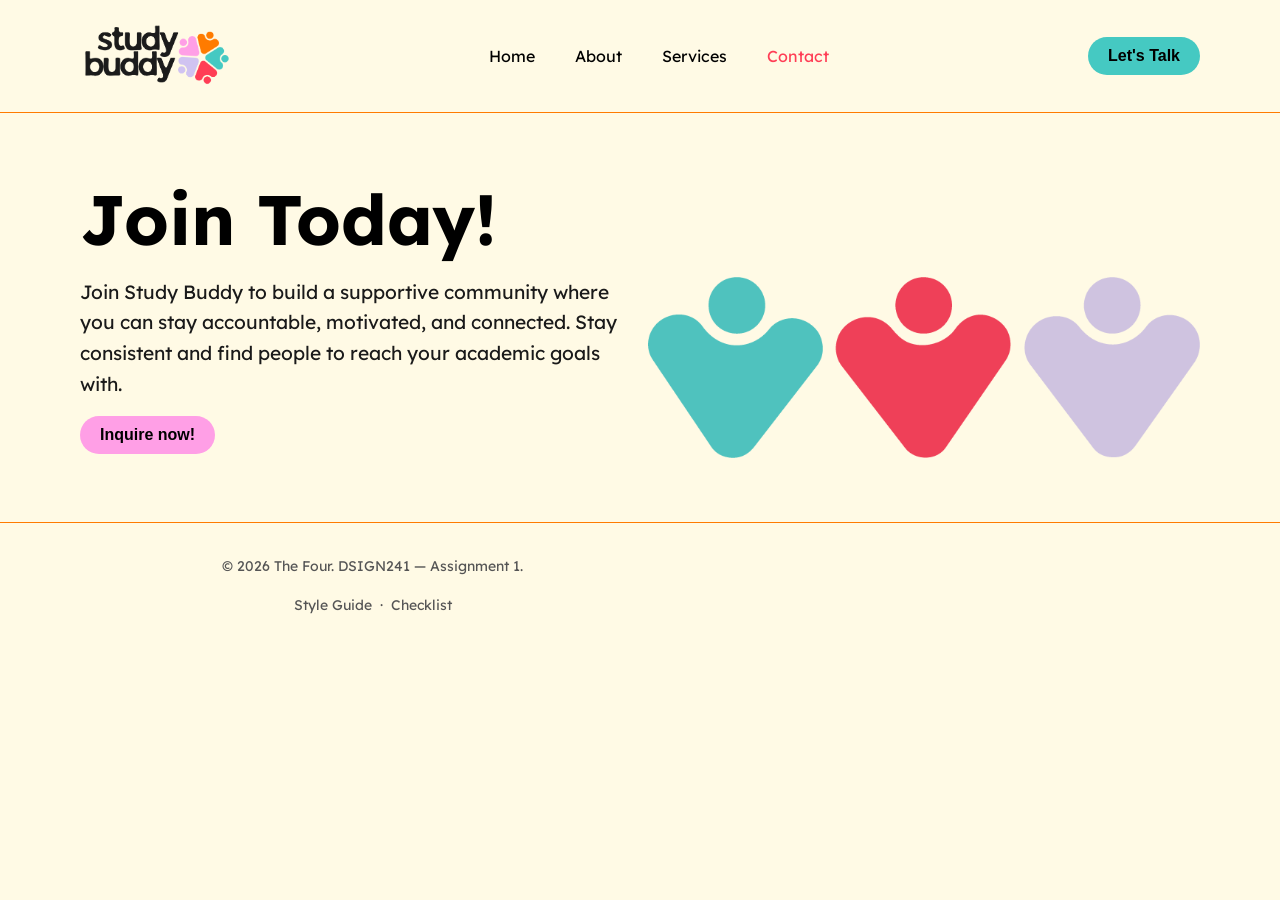
<file: site-theFour/pages/contact.html>
<!DOCTYPE html>
<html lang="en">
<head>
  <meta charset="UTF-8">
  <meta name="viewport" content="width=device-width, initial-scale=1.0">
  <link rel="icon" href="../images/faviconLogo.svg" type="image/svg+xml">
  <!-- Google Fonts ─────────────────────────────────────────────
       1. Go to https://fonts.google.com and select your typeface(s)
          — a maximum of two, ideally one — before proceeding.
       2. Click "Get font" → "Get embed code" → choose <link>.
          Google Fonts combines multiple selections into one URL.
       3. Paste the <link> line below, replacing the placeholder href.
          No @import in css/styles.css is needed — this handles it.
  ─────────────────────────────────────────────────────────────── -->
  <link rel="preconnect" href="https://fonts.googleapis.com">
  <link rel="preconnect" href="https://fonts.gstatic.com" crossorigin>
  <link href="https://fonts.googleapis.com/css2?family=Lexend:wght@100..900&family=Orbitron:wght@400..900&display=swap" rel="stylesheet">
  <link rel="stylesheet" href="../css/styles.css">
  <!-- TODO: replace "Site Title" with your site name -->
  <title>Contact — Study Buddy</title>
</head>
<body>

  <!-- ======== HEADER ======== -->
  <header class="site-header">
    <div class="container">
      <!-- TODO: replace "Site Title" with your site name -->
      <a href="../index.html" class="site-logo"><img id="nav-logo" src="../images/study-buddy-logo.png" alt=""></a>

      <nav>
        <ul class="site-nav">
          <li><a href="../index.html">Home</a></li>
          <li><a href="about.html">About</a></li>
          <li><a href="work.html">Services</a></li>
          <li><a href="contact.html" aria-current="page">Contact</a></li>
        </ul>
      </nav>
      <button id="nav-btn">Let's Talk</button>
    </div>
  </header>

  <!-- ======== MAIN CONTENT ======== -->
  <main>

    <section>
      <div class="container">
        <h1>Join Today!</h1>
        <div class="grid grid--2-col">
          <div>
            <p>
              Join Study Buddy to build a supportive community where you can stay accountable, motivated, and connected.
              Stay consistent and find people to reach your academic goals with.
            </p>
            <button id="inquireNowbtn"> Inquire now!</button>
          </div>
          <div>
            <img src="../images/contact_Image.png" alt="">
          </div>
        </div>
      </div>
    </section>

  </main>

  <!-- ======== FOOTER ======== -->
  <footer class="site-footer">
    <div class="container">
      <!-- TODO: replace "Your Name" with your name -->
      <p>&copy; 2026 The Four. DSIGN241 — Assignment 1.</p>
      <p>
        <a href="style-guide.html">Style Guide</a>
        &nbsp;·&nbsp;
        <a href="checklist.html">Checklist</a>
      </p>
    </div>
  </footer>

</body>
</html>
</file>
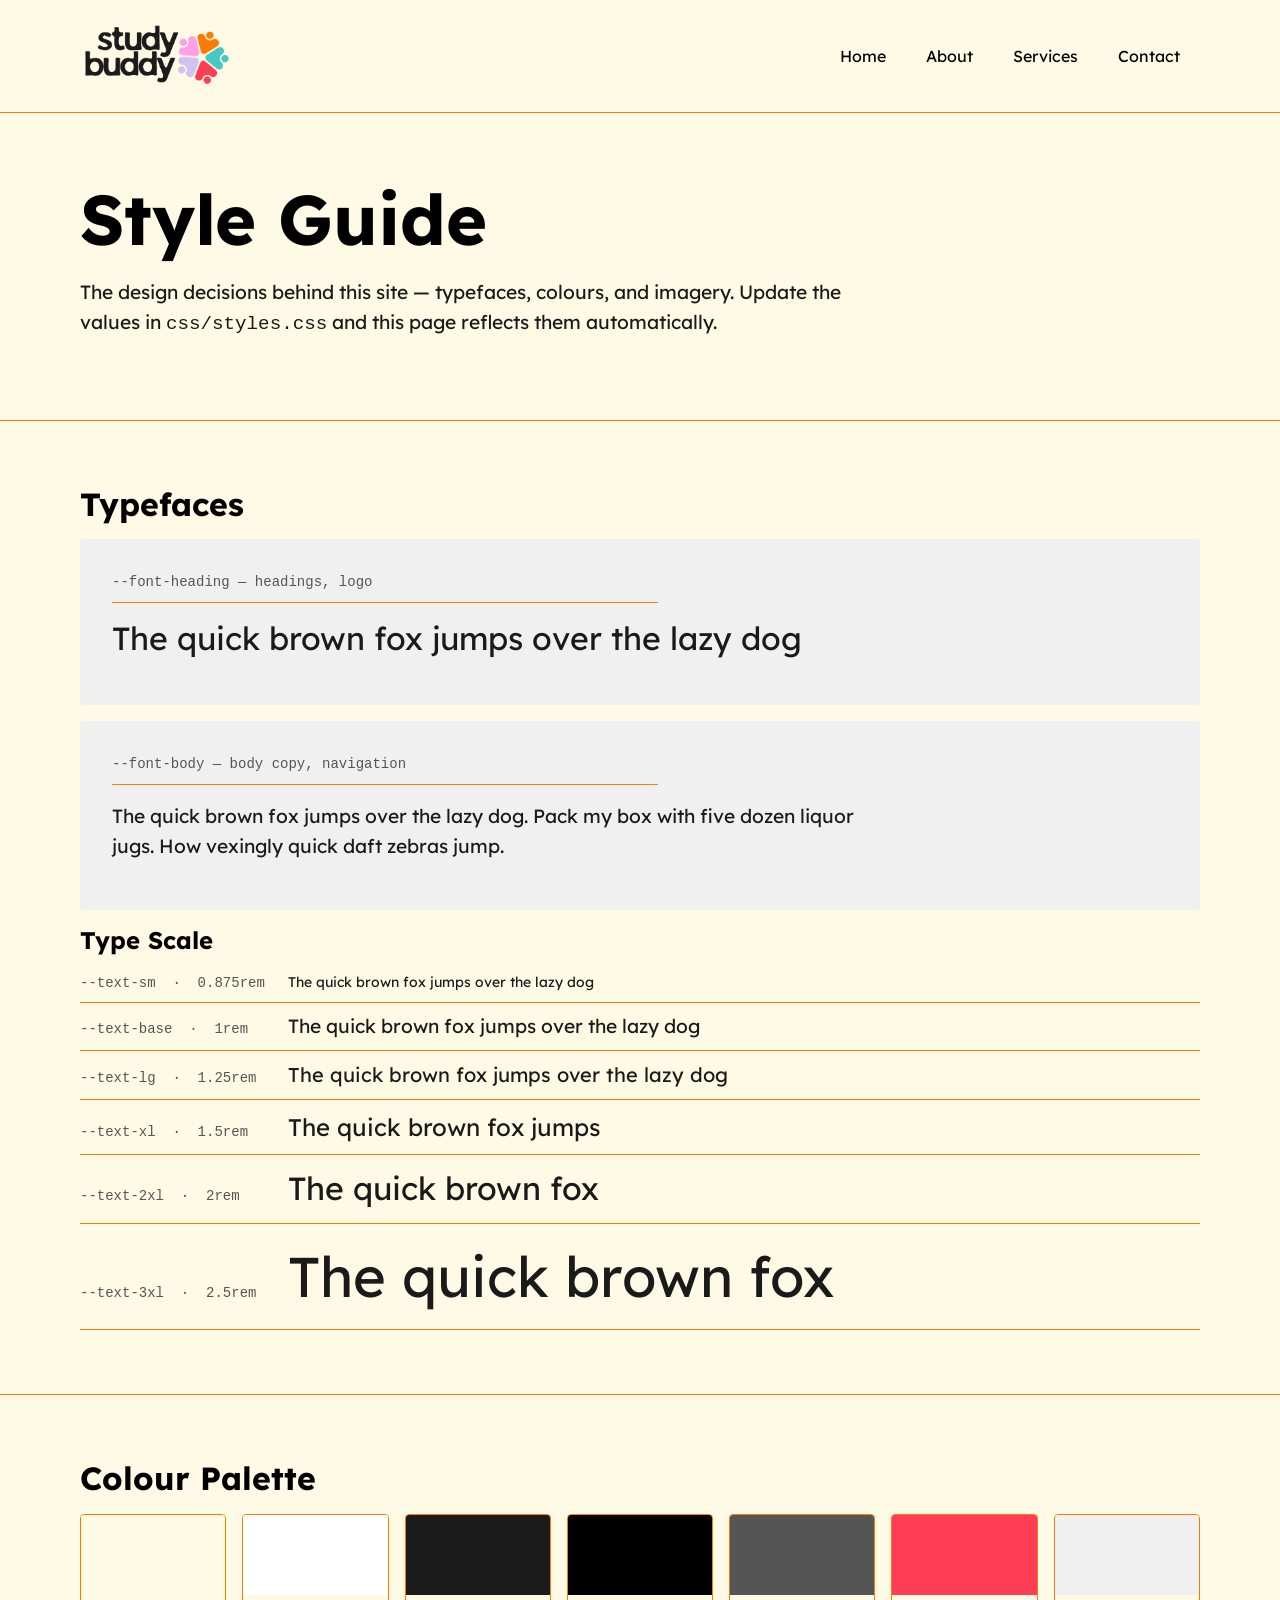
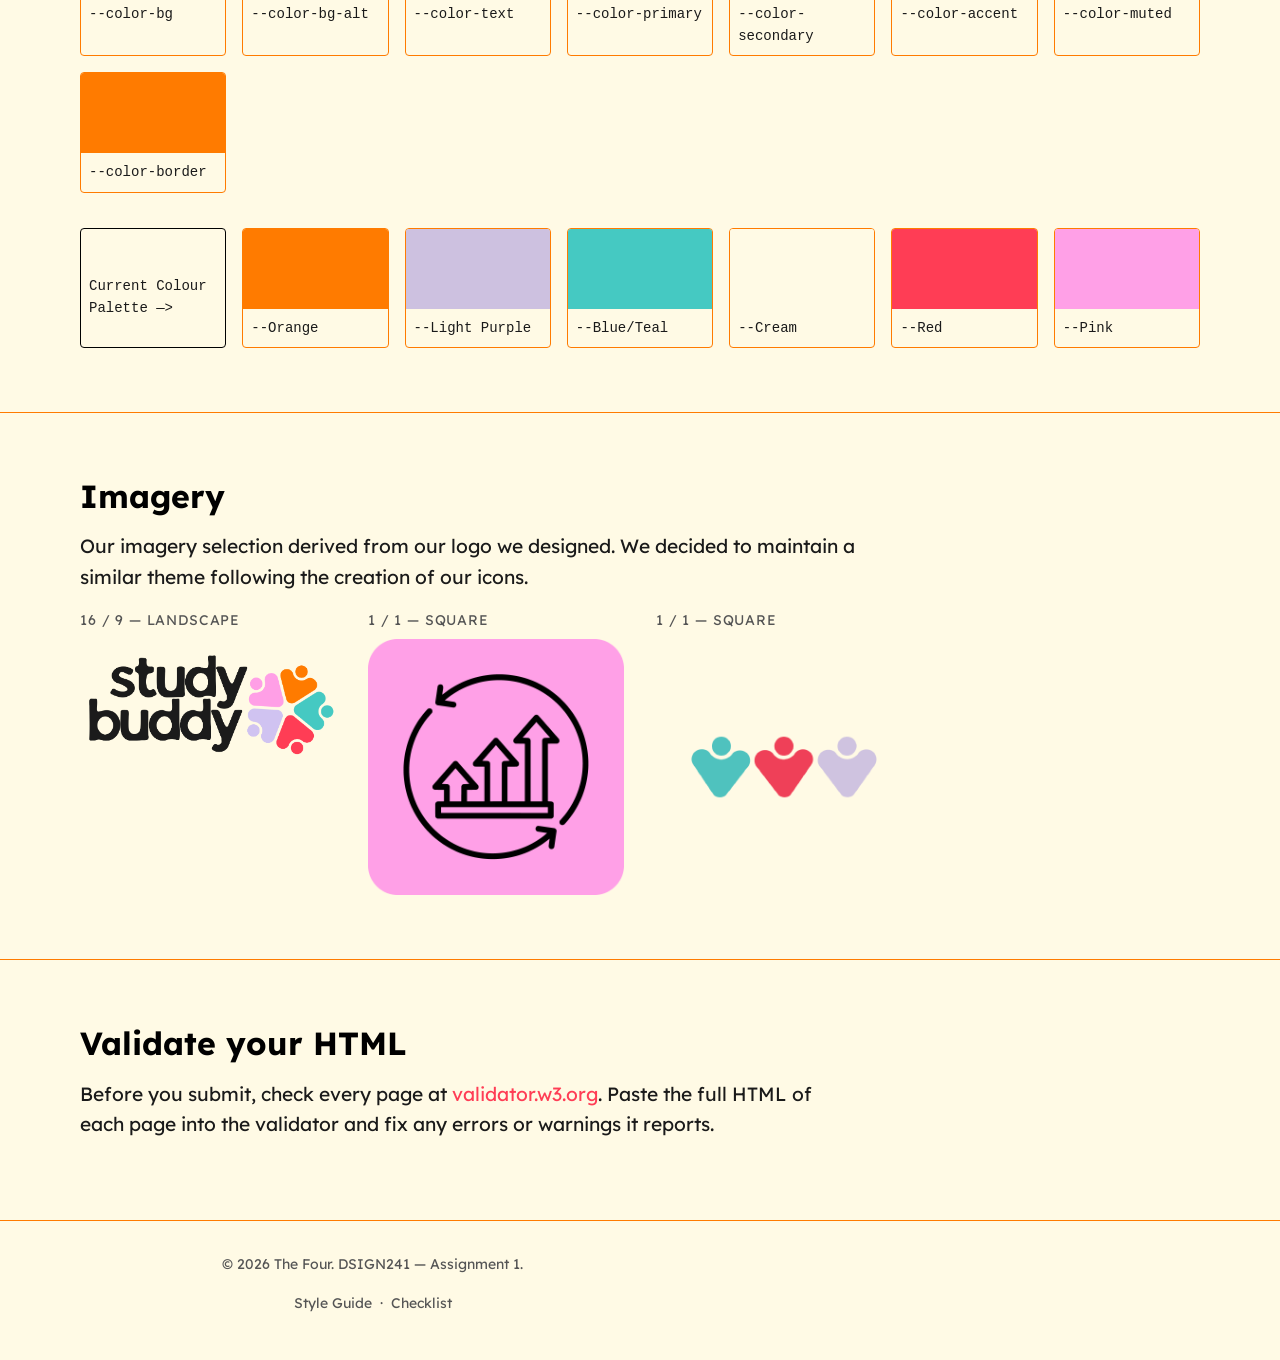
<file: site-theFour/pages/style-guide.html>
<!DOCTYPE html>
<html lang="en">
<head>
  <meta charset="UTF-8">
  <meta name="viewport" content="width=device-width, initial-scale=1.0">
  <link rel="icon" href="../images/favicon.svg" type="image/svg+xml">
  <!-- Google Fonts ─────────────────────────────────────────────
       1. Go to https://fonts.google.com and select your typeface(s)
          — a maximum of two, ideally one — before proceeding.
       2. Click "Get font" → "Get embed code" → choose <link>.
          Google Fonts combines multiple selections into one URL.
       3. Paste the <link> line below, replacing the placeholder href.
          No @import in css/styles.css is needed — this handles it.
  ─────────────────────────────────────────────────────────────── -->
  <link rel="preconnect" href="https://fonts.googleapis.com">
  <link rel="preconnect" href="https://fonts.gstatic.com" crossorigin>
  <link href="https://fonts.googleapis.com/css2?family=Lexend:wght@100..900&family=Orbitron:wght@400..900&display=swap" rel="stylesheet">
  <link rel="stylesheet" href="../css/styles.css">
  <!-- TODO: replace "Site Title" with your site name -->
  <title>Style Guide — Site Title</title>
</head>
<body>

  <!-- ======== HEADER ======== -->
  <header class="site-header">
    <div class="container">
      <!-- TODO: replace "Site Title" with your site name -->
      <a href="../index.html" class="site-logo"><img id="nav-logo" src="../images/study-buddy-logo.png" alt=""></a>
      <nav>
        <ul class="site-nav">
          <li><a href="../index.html">Home</a></li>
          <li><a href="about.html">About</a></li>
          <li><a href="work.html">Services</a></li>
          <li><a href="contact.html">Contact</a></li>
        </ul>
      </nav>
    </div>
  </header>

  <!-- ======== MAIN CONTENT ======== -->
  <main>

    <!-- Intro -->
    <section>
      <div class="container">
        <h1>Style Guide</h1>
        <p>
          The design decisions behind this site — typefaces, colours, and imagery.
          Update the values in <code>css/styles.css</code> and this page reflects
          them automatically.
        </p>
      </div>
    </section>

    <!-- ---- TYPEFACES ---- -->
    <section>
      <div class="container">
        <h2>Typefaces</h2>

        <div class="type-specimen">
          <p class="type-specimen__meta">--font-heading &mdash; headings, logo</p>
          <p style="font-family: var(--font-heading); font-size: var(--text-2xl); line-height: var(--leading-tight);">
            The quick brown fox jumps over the lazy dog
          </p>
        </div>

        <div class="type-specimen">
          <p class="type-specimen__meta">--font-body &mdash; body copy, navigation</p>
          <p style="font-family: var(--font-body); font-size: var(--text-base); line-height: var(--leading-normal);">
            The quick brown fox jumps over the lazy dog.
            Pack my box with five dozen liquor jugs.
            How vexingly quick daft zebras jump.
          </p>
        </div>

        <h3>Type Scale</h3>
        <div>
          <div class="type-scale-row">
            <span class="type-scale-row__label">--text-sm &nbsp;·&nbsp; 0.875rem</span>
            <span style="font-size: var(--text-sm);">The quick brown fox jumps over the lazy dog</span>
          </div>
          <div class="type-scale-row">
            <span class="type-scale-row__label">--text-base &nbsp;·&nbsp; 1rem</span>
            <span style="font-size: var(--text-base);">The quick brown fox jumps over the lazy dog</span>
          </div>
          <div class="type-scale-row">
            <span class="type-scale-row__label">--text-lg &nbsp;·&nbsp; 1.25rem</span>
            <span style="font-size: var(--text-lg);">The quick brown fox jumps over the lazy dog</span>
          </div>
          <div class="type-scale-row">
            <span class="type-scale-row__label">--text-xl &nbsp;·&nbsp; 1.5rem</span>
            <span style="font-size: var(--text-xl);">The quick brown fox jumps</span>
          </div>
          <div class="type-scale-row">
            <span class="type-scale-row__label">--text-2xl &nbsp;·&nbsp; 2rem</span>
            <span style="font-size: var(--text-2xl);">The quick brown fox</span>
          </div>
          <div class="type-scale-row">
            <span class="type-scale-row__label">--text-3xl &nbsp;·&nbsp; 2.5rem</span>
            <span style="font-size: var(--text-3xl);">The quick brown fox</span>
          </div>
        </div>
      </div>
    </section>

    <!-- ---- COLOUR PALETTE ---- -->
    <section>
      <div class="container">
        <h2>Colour Palette</h2>
        <div class="swatch-grid">

          <div class="swatch">
            <div class="swatch__block" style="background-color: var(--color-bg);"></div>
            <div class="swatch__label"><span class="swatch__name">--color-bg</span></div>
          </div>

          <div class="swatch">
            <div class="swatch__block" style="background-color: var(--color-bg-alt);"></div>
            <div class="swatch__label"><span class="swatch__name">--color-bg-alt</span></div>
          </div>

          <div class="swatch">
            <div class="swatch__block" style="background-color: var(--color-text);"></div>
            <div class="swatch__label"><span class="swatch__name">--color-text</span></div>
          </div>

          <div class="swatch">
            <div class="swatch__block" style="background-color: var(--color-primary);"></div>
            <div class="swatch__label"><span class="swatch__name">--color-primary</span></div>
          </div>

          <div class="swatch">
            <div class="swatch__block" style="background-color: var(--color-secondary);"></div>
            <div class="swatch__label"><span class="swatch__name">--color-secondary</span></div>
          </div>

          <div class="swatch">
            <div class="swatch__block" style="background-color: var(--color-accent);"></div>
            <div class="swatch__label"><span class="swatch__name">--color-accent</span></div>
          </div>

          <div class="swatch">
            <div class="swatch__block" style="background-color: var(--color-muted);"></div>
            <div class="swatch__label"><span class="swatch__name">--color-muted</span></div>
          </div>

          <div class="swatch">
            <div class="swatch__block" style="background-color: var(--color-border);"></div>
            <div class="swatch__label"><span class="swatch__name">--color-border</span></div>
          </div>

          
        </div>
        <div class="swatch-grid" style="margin-top: 35px;">
          <div class="swatch" style="border-color: black;">
            <div class="swatch__label"><span class="swatch__name">&nbsp;</span></div>
            <div class="swatch__label"><span class="swatch__name">Current Colour Palette &mdash;&gt;</span></div>
          </div>

          <div class="swatch">
            <div class="swatch__block" style="background-color: #FF7B00;"></div>
            <div class="swatch__label"><span class="swatch__name">--Orange</span></div>
          </div>

          <div class="swatch">
            <div class="swatch__block" style="background-color: #CDC1E0;"></div>
            <div class="swatch__label"><span class="swatch__name">--Light Purple</span></div>
          </div>

          <div class="swatch">
            <div class="swatch__block" style="background-color: #45C9C2;"></div>
            <div class="swatch__label"><span class="swatch__name">--Blue/Teal</span></div>
          </div>

          <div class="swatch">
            <div class="swatch__block" style="background-color: #FFFAE5;"></div>
            <div class="swatch__label"><span class="swatch__name">--Cream</span></div>
          </div>

          <div class="swatch">
            <div class="swatch__block" style="background-color: #FF3D55;"></div>
            <div class="swatch__label"><span class="swatch__name">--Red</span></div>
          </div>

          <div class="swatch">
            <div class="swatch__block" style="background-color: #ffa0e7;"></div>
            <div class="swatch__label"><span class="swatch__name">--Pink</span></div>
          </div>
        </div>
      </div>
    </section>

    <!-- ---- IMAGERY ---- -->
    <section>
      <div class="container">
        <h2>Imagery</h2>
        <p>
          Our imagery selection derived from our logo we designed. We decided to maintain a similar
          theme following the creation of our icons.
        </p>
        <div class="imagery-grid">
          <div>
            <p class="sg-label">16 / 9 &mdash; Landscape</p>
            <img src="../images/study-buddy-logo.png" alt="">
          </div>
          <div>
            <p class="sg-label">1 / 1 &mdash; Square</p>
            <img src="../images/b1wBG.png" alt="">
          </div>
          <div>
            <!-- <p class="sg-label">3 / 4 &mdash; Portrait</p> -->
            <p class="sg-label">1 / 1 &mdash; Square</p>
            <img src="../images/squareHori.png" alt="">
          </div>
        </div>
      </div>
    </section>

    <!-- ---- VALIDATE ---- -->
    <section>
      <div class="container">
        <h2>Validate your HTML</h2>
        <p>
          Before you submit, check every page at
          <a href="https://validator.w3.org" target="_blank" rel="noopener">validator.w3.org</a>.
          Paste the full HTML of each page into the validator and fix any errors or warnings it reports.
        </p>
      </div>
    </section>

  </main>

  <!-- ======== FOOTER ======== -->
  <footer class="site-footer">
    <div class="container">
      <!-- TODO: replace "Your Name" with your name -->
      <p>&copy; 2026 The Four. DSIGN241 — Assignment 1.</p>
      <p>
        <a href="style-guide.html" aria-current="page">Style Guide</a>
        &nbsp;·&nbsp;
        <a href="checklist.html">Checklist</a>
      </p>
    </div>
  </footer>

</body>
</html>
</file>
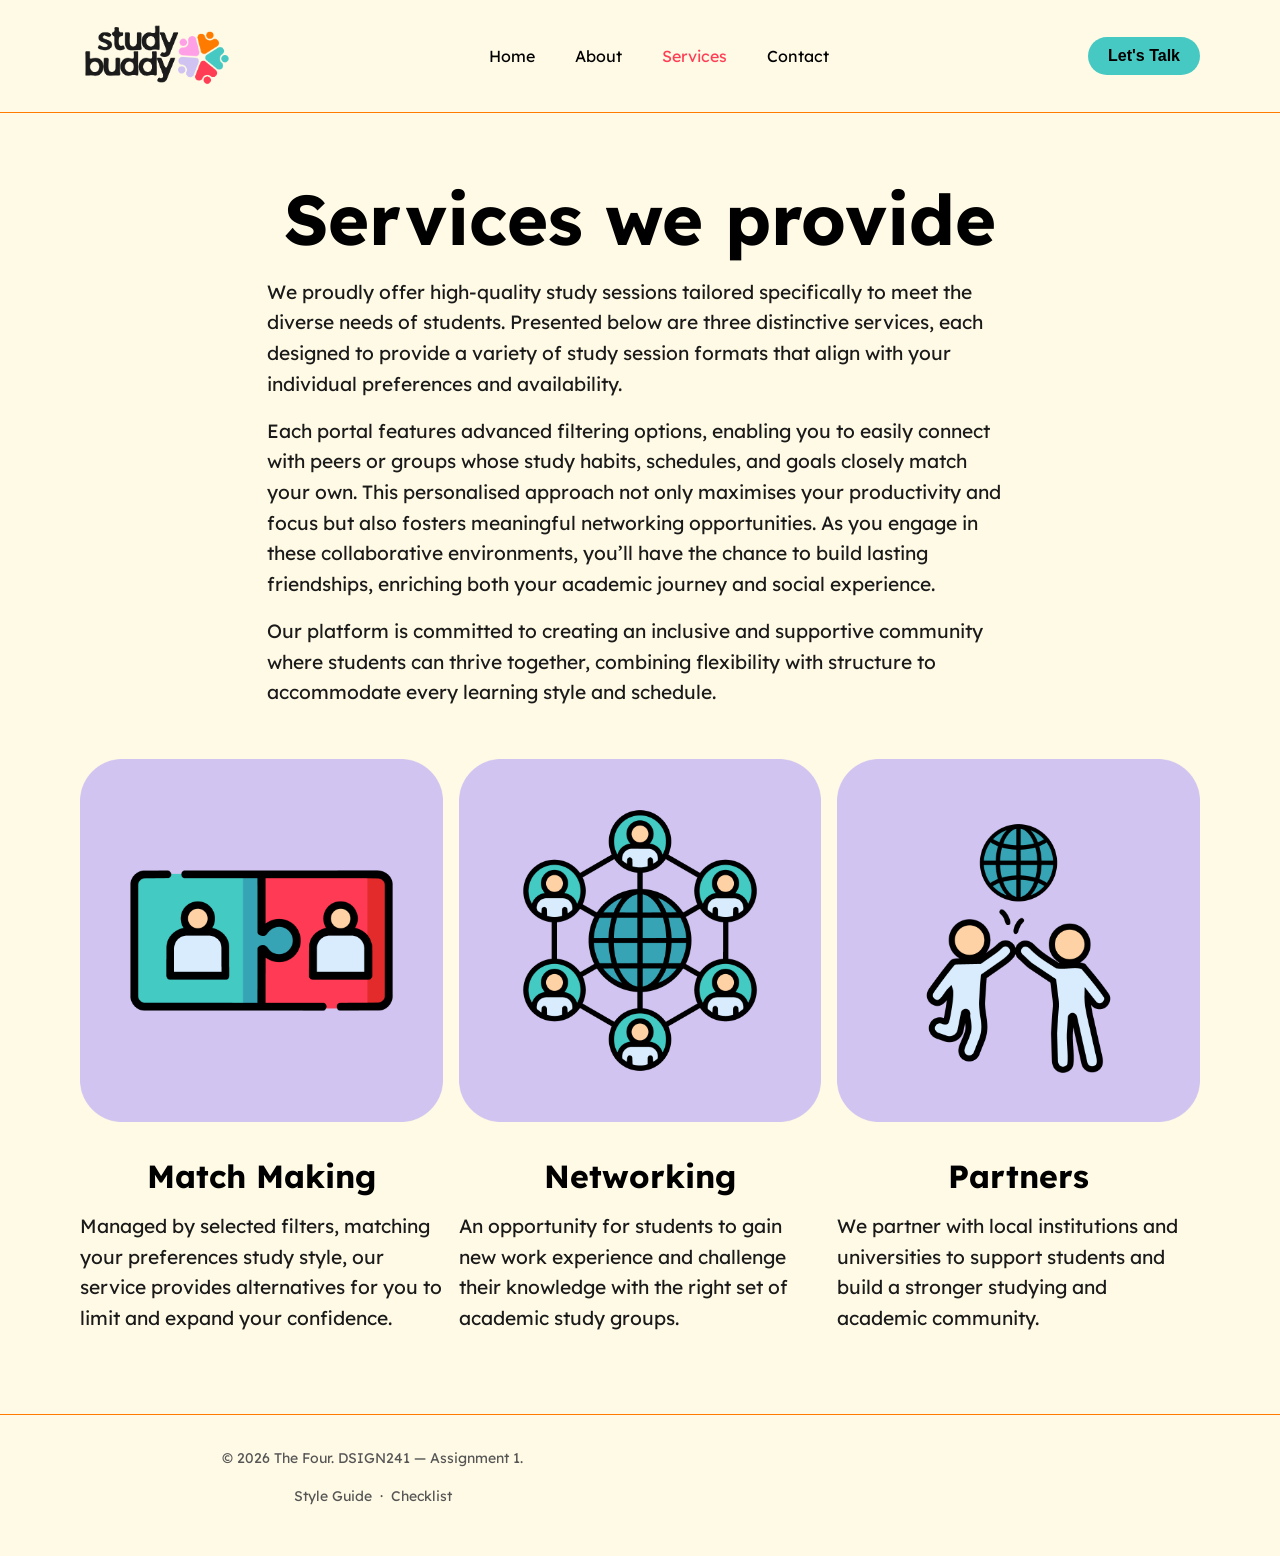
<file: site-theFour/pages/work.html>
<!DOCTYPE html>
<html lang="en">
<head>
  <meta charset="UTF-8">
  <meta name="viewport" content="width=device-width, initial-scale=1.0">
  <link rel="icon" href="../images/faviconLogo.svg" type="image/svg+xml">
  <!-- Google Fonts ─────────────────────────────────────────────
       1. Go to https://fonts.google.com and select your typeface(s)
          — a maximum of two, ideally one — before proceeding.
       2. Click "Get font" → "Get embed code" → choose <link>.
          Google Fonts combines multiple selections into one URL.
       3. Paste the <link> line below, replacing the placeholder href.
          No @import in css/styles.css is needed — this handles it.
  ─────────────────────────────────────────────────────────────── -->
  <link rel="preconnect" href="https://fonts.googleapis.com">
  <link rel="preconnect" href="https://fonts.gstatic.com" crossorigin>
  <link href="https://fonts.googleapis.com/css2?family=Lexend:wght@100..900&family=Orbitron:wght@400..900&display=swap" rel="stylesheet">
  <link rel="stylesheet" href="../css/styles.css">
  <!-- TODO: replace "Site Title" with your site name -->
  <!-- NOTE: if you rename this file (e.g. to services.html), update
       the href="work.html" link in the nav on ALL other pages:
       index.html, about.html, contact.html, style-guide.html, checklist.html -->
  <title>Services — Study Buddy</title>
</head>
<body>

  <!-- ======== HEADER ======== -->
  <header class="site-header">
    <div class="container">
      <!-- TODO: replace "Site Title" with your site name -->
      <a href="../index.html" class="site-logo"><img id="nav-logo" src="../images/study-buddy-logo.png" alt=""></a>
      <nav>
        <ul class="site-nav">
          <li><a href="../index.html">Home</a></li>
          <li><a href="about.html">About</a></li>
          <li><a href="work.html" aria-current="page">Services</a></li>
          <li><a href="contact.html">Contact</a></li>
        </ul>
      </nav>
      <button id="nav-btn">Let's Talk</button>
    </div>
  </header>

  <!-- ======== MAIN CONTENT ======== -->
  <main>

    <!-- Services / Features — what the organisation offers -->
    <section>
      <div class="container">
          <h1 style="text-align: center;">Services we provide</h1>
             <div style="display: grid; grid-template-columns: 0.25fr 1fr 0.25fr">
              <div></div>
                <div>
                      <p>
                        We proudly offer high-quality study sessions tailored specifically to meet the diverse
                        needs of students. Presented below are three distinctive services, each designed to provide 
                        a variety of study session formats that align with your individual preferences and availability.
                      </p>

                      <p> 
                       Each portal features advanced filtering options, enabling you to easily connect with peers or groups
                       whose study habits, schedules, and goals closely match your own. This personalised approach not only 
                       maximises your productivity and focus but also fosters meaningful networking opportunities. 
                       As you engage in these collaborative environments, you’ll have the chance to build lasting friendships,
                      enriching both your academic journey and social experience.
                      </p>

                      <p> 
                       Our platform is committed to creating an inclusive and supportive community where students can thrive 
                      together, combining flexibility with structure to accommodate every learning style and schedule.
                      </p>
                </div>
                <div></div>
              </div>

        <div class="grid grid--3-col" style="margin-top: 35px;">

          <!-- Card 1 -->
          <article>
            <img src="../images/s1wBG.png" alt="" style="margin-bottom: 35px;" >
            <h2 class="benefit-Headings">Match Making</h2>
            <p>Managed by selected filters, matching your preferences study style, our service provides alternatives for 
              you to limit and expand your confidence. </p>
          </article>

          <!-- Card 2 -->
           <article>
            <img src="../images/s2wBG.png" alt="" style="margin-bottom: 35px;">
            <h2 class="benefit-Headings">Networking</h2>
            <p>An opportunity for students to gain new work experience and challenge 
              their knowledge with the right set of academic study groups.</p>
          </article>

          <!-- Card 3 -->
         <article>
            <img src="../images/s3.png" alt="" style="margin-bottom: 35px;">
            <h2 class="benefit-Headings">Partners</h2>
            <p>We partner with local institutions and universities to support students and build a stronger studying and academic community. 
            </p>
          </article>

          <!-- Card 4 -->
          <!-- <article>
            <div class="placeholder">Feature or service image</div>
            <h3>Service or Feature Name</h3>
            <p>What does this service do and who is it for? Keep it specific to your chosen brief.</p>
          </article> -->

        </div>
    </div>
 
      
    </section>

  </main>

  <!-- ======== FOOTER ======== -->
  <footer class="site-footer">
    <div class="container">
      <!-- TODO: replace "Your Name" with your name -->
      <p>&copy; 2026 The Four. DSIGN241 — Assignment 1.</p>
      <p>
        <a href="style-guide.html">Style Guide</a>
        &nbsp;·&nbsp;
        <a href="checklist.html">Checklist</a>
      </p>
    </div>
  </footer>

</body>
</html>
</file>
<file: bootstrap-TheFour/styles.css>
:root {
  --bs-body-font-family: "Lexend", sans-serif;
}

section{
    padding-block: 4rem;
    font-size: 1.2rem;
    border-top: 1px solid #ff7b00;
}

body {
  background-color: #fffae5;
}

h1{
    font-size: 4rem;
}

button{
    border-radius: 30px;
}

.container{
    max-width: 72rem;
}

/* ==============================================
                    Buttons
  ==============================================*/

.btn-custom-color {
  color: #000000;
  background-color: #45c9c2;
}

.btn-color-lightpink{
    background-color: #ffa0e7;
    color: black;
    border: none;
    border-radius: 30px;
    padding: 10px 20px;
}

.btn-color-lightpink:hover{
    background-color: white;
    color: #ffa0e7;
}

/* ==============================================
                 Navigation Bar
  ==============================================*/

.navbar-nav .nav-link.active {
    color:  #ff3d55 !important;
}

.navbar {
  background-color: #fffae5;
}

.nav-link {
  --bs-nav-link-hover-color: #ff3d55;
}

.btn-nav{
    background-color: #45C9C2;
    color: black;
    border: none;
    border-radius: 30px;
    padding: 10px 20px;
}

.btn-nav:hover{
    background-color: white;
    color: #45C9C2;
}

/* ==============================================
                    Images
  ==============================================*/

.logo-div{
    gap: 10px;
}

.logo-div img{
    border: 1px solid #45C9C2;
}

.benefit-Headings{
    margin-top: 35px;
}

/* ==============================================
                    Footer
  ==============================================*/

.footer{
    border-top: 1px solid #ff7b00;
    padding: 32px 16px;
}
</file>
<file: site-theFour/css/styles.css>
/* ============================================================
   DSIGN241 — Assignment 1 Stylesheet
   ============================================================
   
   HOW TO USE THIS FILE
   --------------------
   1. Replace the custom property values below with the design 
      rules you defined in your PDF (typefaces, colours, spacing).
   2. Update the Google Fonts @import with your chosen typefaces.
   3. Build out each page using the layout utilities provided.
   4. Do NOT change the structure of the custom properties block — 
      keep using the same variable names throughout your CSS.
   
   ============================================================ */


/* --- Google Fonts ------------------------------------------
   Fonts are loaded via <link> tags in each HTML file.
   Do NOT add an @import here — it would load the fonts twice.
   ---------------------------------------------------------- */


/* --- Design Tokens ----------------------------------------
   These are YOUR design rules, expressed as CSS variables.
   Update every value to match your PDF specifications.
   ---------------------------------------------------------- */
:root {
  /* Typography
     Replace font names with your chosen Google Fonts.
     Keep the fallback stack (serif/sans-serif) appropriate
     to your typeface category.
     If using one typeface for both roles, set both variables
     to the same font name. */
  --font-heading: 'Lexend', sans-serif;
  --font-body: 'Lexend', sans-serif;

  /* Type Scale 
     Adjust these sizes to suit your typographic hierarchy. 
     The boilerplate uses a simple small → 2xl range. 
     Add more steps if your design requires it. */
  --text-sm: 0.875rem;
  --text-base: 1.2rem;
  --text-lg: 1.25rem;
  --text-xl: 1.5rem;
  --text-2xl: 2rem;
  --text-3xl: 3.5rem;

  /* Line height */
  --leading-tight: 1.2;
  --leading-normal: 1.6;

  /* Colour Palette 
     Define your primary, secondary, and accent colours here. 
     Use the same names throughout — this makes it easy to 
     maintain consistency across all pages. */
  --color-bg: #FFFAE5;
  --color-bg-alt: #ffffff;      /* section background — add .section--tinted to any <section> */
  --color-text: #1a1a1a;
  --color-primary: #000000;
  --color-secondary: #555555;
  --color-accent: #FF3D55;
  --color-muted: #f0f0f0;
  --color-border: #FF7B00;

  /* Spacing Scale 
     A consistent spacing system keeps your layout rhythmic. 
     Adjust the base (--space-base) and the rest will scale. */
  --space-xs: 0.25rem;
  --space-sm: 0.5rem;
  --space-base: 1rem;
  --space-md: 1rem;
  --space-lg: 2rem;
  --space-xl: 3rem;
  --space-2xl: 4rem;
  --space-3xl: 6rem;

  /* Layout */
  --max-width: 72rem;
  --grid-gap: var(--space-md);

  /* Borders & Radius */
  --radius: 0.25rem;
  --border-width: 1px;
}

/* ==============================================
            Aditional Items Added 
  ==============================================*/

#hero-subtitle-text{
  text-align: center; 
  margin-left: auto; 
  margin-right: auto;
  margin-bottom: 36px;
}

#nav-btn {
  padding: 10px 20px;
  border: none;
  background-color: #45C9C2;
  color: #000000;
  font-size: 1rem;
  cursor: pointer;
  border-radius: 30px;
  transition: all 0.3s;
  position: relative;
  overflow: hidden;
  font-weight: bold;
}

#nav-btn:hover {
  color: #45C9C2;
  background-color: rgb(255, 255, 255);
}

.logo-div-container{
  display: flex;
  flex-direction: row;
  justify-content: space-between;
  gap: 10px;
}

.logo-div{
  background-color: rgb(198, 198, 198);
  border: #45C9C2 1px solid;
  border-radius: 1000px;
  width:  auto;
  height: auto;
  align-items: center;
}

.logo-div img{
  height: auto;
  max-width: 100%;
  border-radius: 1000px;
}

#nav-logo{
  width: 150px;
}

#inquireNowbtn{
  padding: 10px 20px;
  border: none;
  background-color: #FF9FE6;
  color: #000000;
  font-size: 1rem;
  cursor: pointer;
  border-radius: 30px;
  transition: all 0.3s;
  position: relative;
  overflow: hidden;
  font-weight: bold;

}

#inquireNowbtn:hover{
  color: #FF9FE6;
  background-color: rgb(255, 255, 255);
}

.benefit-Headings{
  text-align: center;
  margin-top: 35px;
}

.benefitSuburb{
  text-align: center;
}

/* ============================================================
   STOP HERE — do not edit below this line unless you are
   confident with CSS. Everything below uses the variables
   above; changing the tokens in :root is all you need to
   control the look of the site.
   ============================================================ */


/* --- Reset & Base -----------------------------------------
   A lightweight reset. You shouldn't need to change this 
   section — it just ensures consistent defaults.
   ---------------------------------------------------------- */
*,
*::before,
*::after {
  box-sizing: border-box;
  margin: 0;
  padding: 0;
}

html {
  font-size: 100%;              /* 1rem = 16px */
  -webkit-text-size-adjust: 100%;
}

body {
  font-family: var(--font-body);
  font-size: var(--text-base);
  line-height: var(--leading-normal);
  color: var(--color-text);
  background-color: var(--color-bg);
}

img {
  max-width: 100%;
  height: auto;
  display: block;
}

a {
  color: var(--color-accent);
  text-decoration: none;
}

a:hover {
  text-decoration: underline;
}


/* --- Typography -------------------------------------------
   Headings use your heading font; body text uses your body 
   font (set on <body> above). Adjust sizes and margins to 
   match your typographic hierarchy.
   ---------------------------------------------------------- */
h1, h2, h3, h4 {
  font-family: var(--font-heading);
  line-height: var(--leading-tight);
  color: var(--color-primary);
}

h1 {
  font-size: var(--text-3xl);
  margin-bottom: var(--space-md);
}

h2 {
  font-size: var(--text-2xl);
  margin-bottom: var(--space-base);
}

h3 {
  font-size: var(--text-xl);
  margin-bottom: var(--space-sm);
}

p {
  margin-bottom: var(--space-base);
  max-width: 65ch; /* Comfortable reading measure */
}


/* --- Layout Utilities -------------------------------------
   Use these classes to structure your pages. Combine them 
   freely — e.g., a .grid inside a .container inside a 
   <section>.
   ---------------------------------------------------------- */
.container {
  width: 100%;
  max-width: var(--max-width);
  margin-inline: auto;
  padding-inline: var(--space-md);
}
.container p {
  justify-content: center;
  align-items: center;
}

.grid {
  display: grid;
  gap: var(--grid-gap);
}

/* Common grid patterns — pick one per section or make your own */
.grid--2-col {
  grid-template-columns: repeat(2, 1fr);
}

.grid--3-col {
  grid-template-columns: repeat(3, 1fr);
  
}

.grid--sidebar {
  grid-template-columns: 1fr 3fr;
}

/* Flexbox alternative for simpler rows */
.flex {
  display: flex;
  gap: var(--grid-gap);
}

.flex--wrap {
  flex-wrap: wrap;
}

.flex--between {
  justify-content: space-between;
}

.flex--center {
  align-items: center;
}


/* --- Header & Navigation ----------------------------------
   A simple responsive header. Customise the layout, but 
   keep the semantic structure (<header>, <nav>, <a>).
   ---------------------------------------------------------- */
.site-header {
  padding: var(--space-md);
  border-bottom: var(--border-width) solid var(--color-border);
}

.site-header .container {
  display: flex;
  justify-content: space-between;
  align-items: center;

}

.site-logo {
  font-family: var(--font-heading);
  font-size: var(--text-lg);
  font-weight: 700;
  color: var(--color-primary);
}

.site-nav {
  display: flex;
  /* gap: var(--space-md); */
  list-style: none;
}

.site-nav a {
  color: var(--color-text);
  font-size: var(--text-base);
  text-transform: none;
  letter-spacing: none;
  padding: 10px 20px;
  background-color: #00000000;
  color: #000000;
  font-size: 1rem;
  cursor: pointer;
  position: relative;
  overflow: hidden;
  font-weight: normal;
  text-decoration: none;
}
  
.site-nav a:hover,
.site-nav a[aria-current="page"] {
  color: var(--color-accent);
}

/* --- Sections & Spacing -----------------------------------
   Each <section> on a page gets vertical breathing room.
   ---------------------------------------------------------- */
section {
  padding-block: var(--space-2xl);
  display: grid;


}

section + section {
  border-top: var(--border-width) solid var(--color-border);
}

.section--tinted {
  background-color: var(--color-bg-alt);
  border-top: none; /* background change provides separation — border not needed */
}


/* --- Image Placeholders -----------------------------------
   Use the .placeholder class on a <div> wherever you plan 
   to insert an image. Replace with an <img> when ready.
   ---------------------------------------------------------- */
.placeholder {
  background-color: var(--color-muted);
  border: 2px dashed var(--color-border);
  aspect-ratio: 16 / 9;
  display: flex;
  align-items: center;
  justify-content: center;
  color: var(--color-secondary);
  font-size: var(--text-sm);
  border-radius: var(--radius);
  width: auto;
  height: auto;
}

.placeholder--square {
  aspect-ratio: 1 / 1;
  
}

.placeholder--portrait {
  aspect-ratio: 3 / 4;
}


/* --- Callout ----------------------------------------------
   A highlighted box for important notices or instructions.
   ---------------------------------------------------------- */
.callout {
  background-color: var(--color-bg-alt);
  border-left: 4px solid var(--color-accent);
  padding: var(--space-md) var(--space-lg);
  border-radius: var(--radius);
  margin-bottom: var(--space-xl);
}

.callout p:last-child {
  margin-bottom: 0;
}

/* --- Checklist --------------------------------------------
   Used on checklist.html. Converts <ul> items into
   tappable checkbox rows.
   ---------------------------------------------------------- */
.checklist {
  list-style: none;
  margin-bottom: var(--space-lg);
}

.checklist li {
  padding-block: var(--space-xs);
  border-bottom: var(--border-width) solid var(--color-border);
}

.checklist li:last-child {
  border-bottom: none;
}

.checklist label {
  display: flex;
  align-items: baseline;
  gap: var(--space-sm);
  cursor: pointer;
}

.checklist input[type="checkbox"] {
  flex-shrink: 0;
  margin-top: 0.2em;
}


/* --- Footer -----------------------------------------------
   ---------------------------------------------------------- */
.site-footer {
  padding: var(--space-lg) var(--space-md);
  border-top: var(--border-width) solid var(--color-border);
  font-size: var(--text-sm);
  color: var(--color-secondary);
  text-align: center;
}

.site-footer a {
  color: var(--color-secondary);
}

.site-footer a:hover {
  color: var(--color-accent);
  text-decoration: none;
}


/* ============================================================
   STYLE GUIDE
   Styles used only on style-guide.html.
   ============================================================ */

/* Colour swatches */
.swatch-grid {
  display: grid;
  grid-template-columns: repeat(auto-fill, minmax(8rem, 1fr));
  gap: var(--space-base);
}

.swatch {
  border-radius: var(--radius);
  overflow: hidden;
  border: var(--border-width) solid var(--color-border);
}

.swatch__block {
  height: 5rem;
}

.swatch__label {
  padding: var(--space-sm);
}

.swatch__name {
  display: block;
  font-family: monospace;
  font-size: var(--text-sm);
  color: var(--color-text);
}

/* Type specimens */
.type-specimen {
  padding: var(--space-lg);
  background: var(--color-muted);
  border-radius: var(--radius);
  margin-bottom: var(--space-md);
}

.type-specimen__meta {
  font-family: monospace;
  font-size: var(--text-sm);
  color: var(--color-secondary);
  margin-bottom: var(--space-base);
  padding-bottom: var(--space-sm);
  border-bottom: var(--border-width) solid var(--color-border);
}

.type-scale-row {
  display: flex;
  align-items: baseline;
  gap: var(--space-md);
  padding-block: var(--space-sm);
  border-bottom: var(--border-width) solid var(--color-border);
}

.type-scale-row__label {
  font-family: monospace;
  font-size: var(--text-sm);
  color: var(--color-secondary);
  min-width: 12rem;
  flex-shrink: 0;
}

/* Imagery */
.imagery-grid {
  display: grid;
  grid-template-columns: repeat(auto-fill, minmax(14rem, 1fr));
  gap: var(--space-lg);
  margin-top: var(--space-md);
}

.sg-label {
  font-size: var(--text-sm);
  color: var(--color-secondary);
  text-transform: uppercase;
  letter-spacing: 0.06em;
  margin-bottom: var(--space-sm);
}


/* ============================================================
   RESPONSIVE — Mobile-First Breakpoints
   ============================================================
   The base styles above are for mobile. The media queries 
   below add complexity as the viewport grows.
   ============================================================ */

/* --- Small screens (≥ 480px) ------------------------------ */
@media (min-width: 30em) {
  h1 {
    font-size: calc(var(--text-3xl) * 1.1);
  }
}

/* --- Medium screens (≥ 768px) ----------------------------- */
@media (min-width: 48em) {
  .grid--2-col,
  .grid--sidebar {
    /* These grids collapse to 1 column on mobile;
       they only become multi-column at this breakpoint */
    grid-template-columns: repeat(2, 1fr);
  }

  .grid--sidebar {
    grid-template-columns: 1fr 3fr;
  }
}

/* --- Large screens (≥ 1024px) ----------------------------- */
@media (min-width: 64em) {
  .grid--3-col {
    grid-template-columns: repeat(3, 1fr);
  }

  h1 {
    font-size: calc(var(--text-3xl) * 1.25);
  }
}

/* --- Stacked grids on mobile ------------------------------ */
@media (max-width: 47.99em) {
  .grid--2-col,
  .grid--3-col,
  .grid--sidebar {
    grid-template-columns: 1fr;
  }

  .site-header .container {
    flex-direction: column;
    gap: var(--space-sm);
  }

  .site-nav {
    flex-wrap: wrap;
    justify-content: center;
  }
}
</file>
